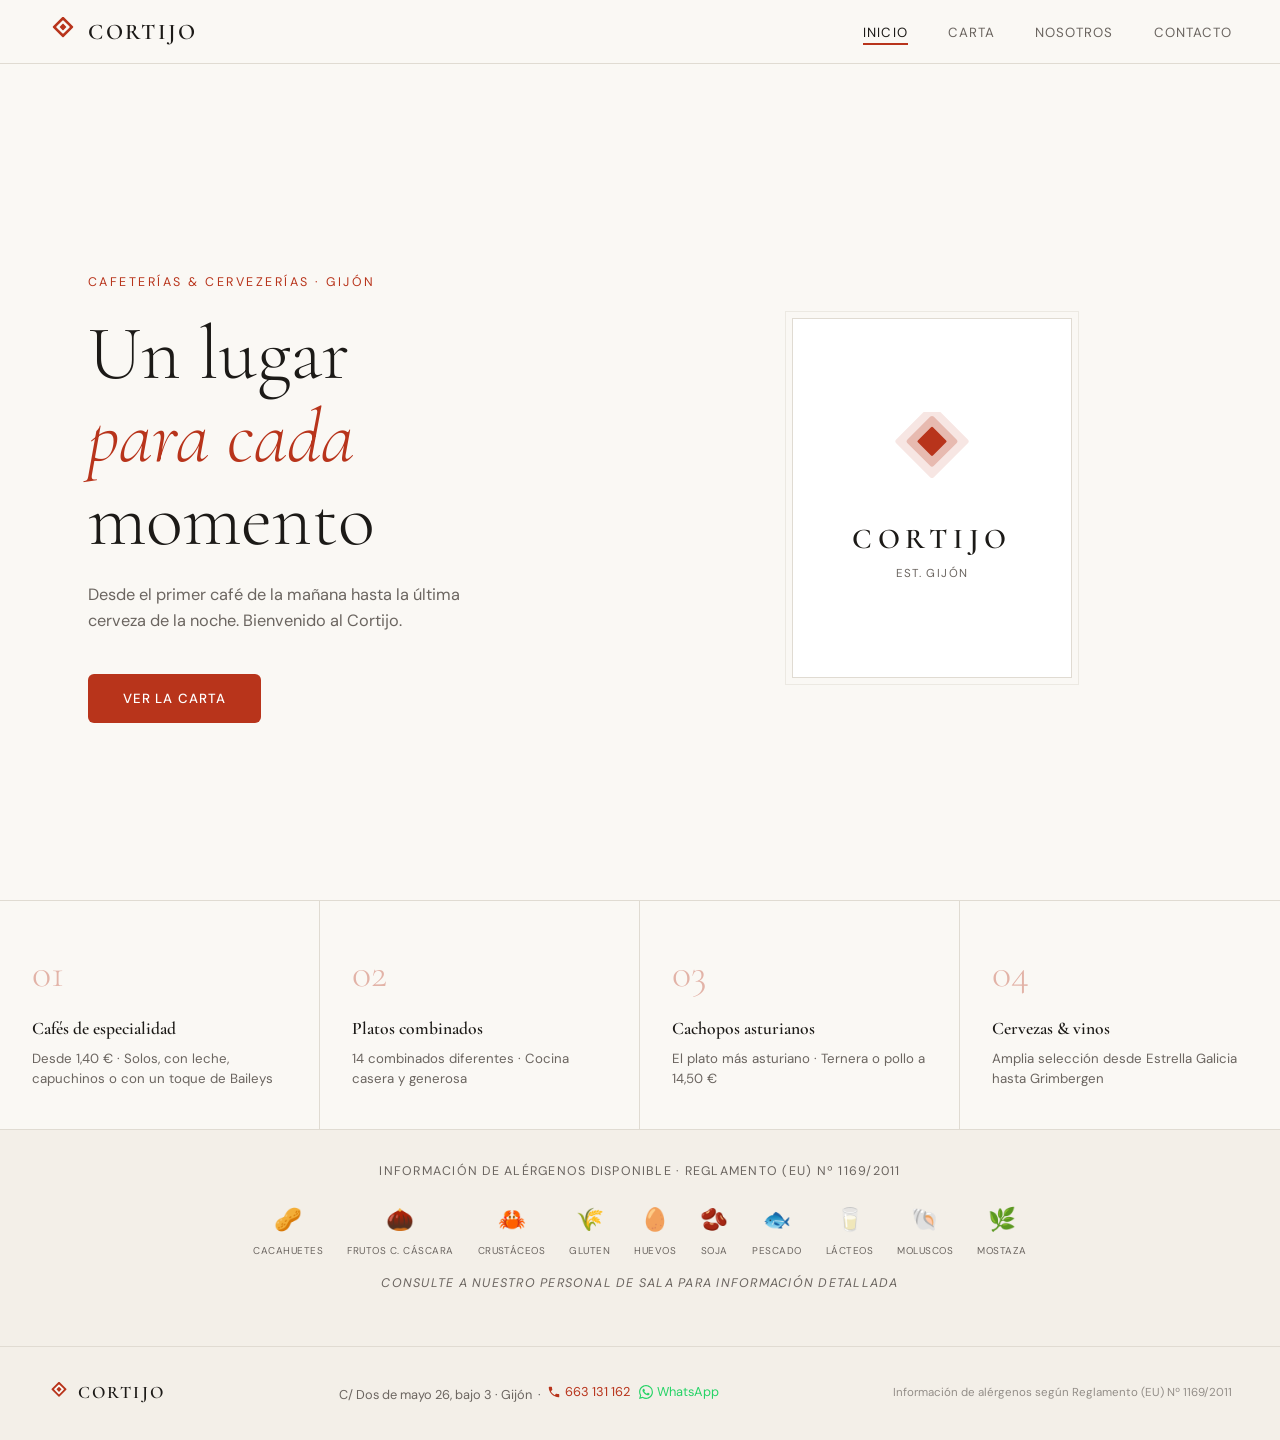
<file: index.html>
<!DOCTYPE html>
<html lang="es">
<head>
  <meta charset="UTF-8" />
  <meta name="viewport" content="width=device-width, initial-scale=1.0" />
  <title>Cortijo — Cafeterías & Cervezerías · Gijón</title>
  <meta name="description" content="Cortijo Cafeterías y Cervezerías en Gijón. Cafés, pinchos, bocadillos, cachopos y más. C/ Dos de mayo 26." />
  <link rel="preconnect" href="https://fonts.googleapis.com">
  <link href="https://fonts.googleapis.com/css2?family=Cormorant+Garamond:ital,wght@0,300;0,400;0,600;1,300;1,400&family=DM+Sans:wght@300;400;500&display=swap" rel="stylesheet">
  <link rel="stylesheet" href="styles.css" />
</head>
<body>

  <!-- NAV -->
  <nav id="navbar">
    <a href="index.html" class="nav-logo">
      <svg width="30" height="30" viewBox="0 0 60 60" fill="none">
        <rect x="15" y="5" width="30" height="30" rx="2" transform="rotate(45 30 20)" fill="#b8341b"/>
        <rect x="20" y="10" width="20" height="20" rx="2" transform="rotate(45 30 20)" fill="#faf8f4"/>
        <rect x="25" y="15" width="10" height="10" rx="1" transform="rotate(45 30 20)" fill="#b8341b"/>
      </svg>
      <span class="nav-brand">CORTIJO</span>
    </a>
    <ul class="nav-links">
      <li><a href="index.html" class="active">Inicio</a></li>
      <li><a href="carta.html">Carta</a></li>
      <li><a href="nosotros.html">Nosotros</a></li>
      <li><a href="contacto.html">Contacto</a></li>
    </ul>
    <button class="hamburger" id="hamburger" aria-label="Menú">
      <span></span><span></span><span></span>
    </button>
  </nav>

  <div class="mobile-menu" id="mobileMenu">
    <ul>
      <li><a href="index.html" class="active">Inicio</a></li>
      <li><a href="carta.html">Carta</a></li>
      <li><a href="nosotros.html">Nosotros</a></li>
      <li><a href="contacto.html">Contacto</a></li>
    </ul>
  </div>

  <main>
    <!-- HERO -->
    <section class="hero">
      <div class="hero-content">
        <p class="hero-sub reveal">Cafeterías &amp; Cervezerías · Gijón</p>
        <h1 class="hero-title reveal">
          <span>Un lugar</span>
          <em>para cada</em>
          <span>momento</span>
        </h1>
        <p class="hero-desc reveal">Desde el primer café de la mañana hasta la última cerveza de la noche. Bienvenido al Cortijo.</p>
        <a href="carta.html" class="btn reveal">Ver la carta</a>
      </div>
      <div class="hero-visual reveal">
        <div class="hero-card" id="heroCard">
          <div class="hero-card-inner">
            <svg width="80" height="80" viewBox="0 0 60 60" fill="none">
              <rect x="10" y="2" width="40" height="40" rx="2" transform="rotate(45 30 22)" fill="#b8341b" opacity="0.12"/>
              <rect x="16" y="8" width="28" height="28" rx="2" transform="rotate(45 30 22)" fill="#b8341b" opacity="0.25"/>
              <rect x="22" y="14" width="16" height="16" rx="1" transform="rotate(45 30 22)" fill="#b8341b"/>
            </svg>
            <p class="hero-card-name">CORTIJO</p>
            <p class="hero-card-sub">Est. Gijón</p>
          </div>
        </div>
      </div>
    </section>

    <!-- HIGHLIGHTS -->
    <div class="highlights">
      <div class="highlight reveal">
        <span class="highlight-num">01</span>
        <h3>Cafés de especialidad</h3>
        <p>Desde 1,40 € · Solos, con leche, capuchinos o con un toque de Baileys</p>
      </div>
      <div class="highlight reveal">
        <span class="highlight-num">02</span>
        <h3>Platos combinados</h3>
        <p>14 combinados diferentes · Cocina casera y generosa</p>
      </div>
      <div class="highlight reveal">
        <span class="highlight-num">03</span>
        <h3>Cachopos asturianos</h3>
        <p>El plato más asturiano · Ternera o pollo a 14,50 €</p>
      </div>
      <div class="highlight reveal">
        <span class="highlight-num">04</span>
        <h3>Cervezas &amp; vinos</h3>
        <p>Amplia selección desde Estrella Galicia hasta Grimbergen</p>
      </div>
    </div>

    <!-- ALLERGEN STRIP -->
    <div class="allergen-strip reveal">
      <p>Información de alérgenos disponible · Reglamento (EU) Nº 1169/2011</p>
      <div class="allergen-icons">
        <div class="allerg"><span>🥜</span><small>Cacahuetes</small></div>
        <div class="allerg"><span>🌰</span><small>Frutos c. cáscara</small></div>
        <div class="allerg"><span>🦀</span><small>Crustáceos</small></div>
        <div class="allerg"><span>🌾</span><small>Gluten</small></div>
        <div class="allerg"><span>🥚</span><small>Huevos</small></div>
        <div class="allerg"><span>🫘</span><small>Soja</small></div>
        <div class="allerg"><span>🐟</span><small>Pescado</small></div>
        <div class="allerg"><span>🥛</span><small>Lácteos</small></div>
        <div class="allerg"><span>🐚</span><small>Moluscos</small></div>
        <div class="allerg"><span>🌿</span><small>Mostaza</small></div>
      </div>
      <p class="allergen-note">Consulte a nuestro personal de sala para información detallada</p>
    </div>
  </main>

  <footer>
    <div class="footer-inner">
      <div class="footer-brand">
        <svg width="22" height="22" viewBox="0 0 60 60" fill="none">
          <rect x="15" y="5" width="30" height="30" rx="2" transform="rotate(45 30 20)" fill="#b8341b"/>
          <rect x="20" y="10" width="20" height="20" rx="2" transform="rotate(45 30 20)" fill="#faf8f4"/>
          <rect x="25" y="15" width="10" height="10" rx="1" transform="rotate(45 30 20)" fill="#b8341b"/>
        </svg>
        CORTIJO
      </div>
      <p class="footer-info">C/ Dos de mayo 26, bajo 3 · Gijón &nbsp;·&nbsp;
        <a href="tel:663131162" title="Llamar" style="display:inline-flex;align-items:center;gap:4px;color:#b8341b;">
          <svg width="14" height="14" viewBox="0 0 24 24" fill="currentColor"><path d="M6.6 10.8c1.4 2.8 3.8 5.1 6.6 6.6l2.2-2.2c.3-.3.7-.4 1-.2 1.1.4 2.3.6 3.6.6.6 0 1 .4 1 1V20c0 .6-.4 1-1 1C11 21 3 13 3 4c0-.6.4-1 1-1h3.5c.6 0 1 .4 1 1 0 1.3.2 2.5.6 3.6.1.3 0 .7-.2 1L6.6 10.8z"/></svg>
          663 131 162
        </a>
        &nbsp;
        <a href="https://wa.me/34663131162" target="_blank" title="WhatsApp" style="display:inline-flex;align-items:center;gap:4px;color:#25D366;">
          <svg width="14" height="14" viewBox="0 0 24 24" fill="currentColor"><path d="M17.472 14.382c-.297-.149-1.758-.867-2.03-.967-.273-.099-.471-.148-.67.15-.197.297-.767.966-.94 1.164-.173.199-.347.223-.644.075-.297-.15-1.255-.463-2.39-1.475-.883-.788-1.48-1.761-1.653-2.059-.173-.297-.018-.458.13-.606.134-.133.298-.347.446-.52.149-.174.198-.298.298-.497.099-.198.05-.371-.025-.52-.075-.149-.669-1.612-.916-2.207-.242-.579-.487-.5-.669-.51-.173-.008-.371-.01-.57-.01-.198 0-.52.074-.792.372-.272.297-1.04 1.016-1.04 2.479 0 1.462 1.065 2.875 1.213 3.074.149.198 2.096 3.2 5.077 4.487.709.306 1.262.489 1.694.625.712.227 1.36.195 1.871.118.571-.085 1.758-.719 2.006-1.413.248-.694.248-1.289.173-1.413-.074-.124-.272-.198-.57-.347m-5.421 7.403h-.004a9.87 9.87 0 01-5.031-1.378l-.361-.214-3.741.982.998-3.648-.235-.374a9.86 9.86 0 01-1.51-5.26c.001-5.45 4.436-9.884 9.888-9.884 2.64 0 5.122 1.03 6.988 2.898a9.825 9.825 0 012.893 6.994c-.003 5.45-4.437 9.884-9.885 9.884m8.413-18.297A11.815 11.815 0 0012.05 0C5.495 0 .16 5.335.157 11.892c0 2.096.547 4.142 1.588 5.945L.057 24l6.305-1.654a11.882 11.882 0 005.683 1.448h.005c6.554 0 11.89-5.335 11.893-11.893a11.821 11.821 0 00-3.48-8.413z"/></svg>
          WhatsApp
        </a></p>
      <p class="footer-legal">Información de alérgenos según Reglamento (EU) Nº 1169/2011</p>
    </div>
  </footer>

  <script src="nav.js"></script>
  <script>
    /* Parallax hero card */
    var card = document.getElementById('heroCard');
    if (card) {
      document.addEventListener('mousemove', function(e) {
        var dx = (e.clientX - window.innerWidth  / 2) / (window.innerWidth  / 2);
        var dy = (e.clientY - window.innerHeight / 2) / (window.innerHeight / 2);
        card.style.transform = 'perspective(800px) rotateY(' + (dx*6) + 'deg) rotateX(' + (-dy*4) + 'deg) translateY(-2px)';
      });
      card.addEventListener('mouseleave', function() {
        card.style.transition = 'transform 0.8s ease';
        card.style.transform  = '';
        setTimeout(function() { card.style.transition = ''; }, 800);
      });
    }
  </script>
</body>
</html>
</file>
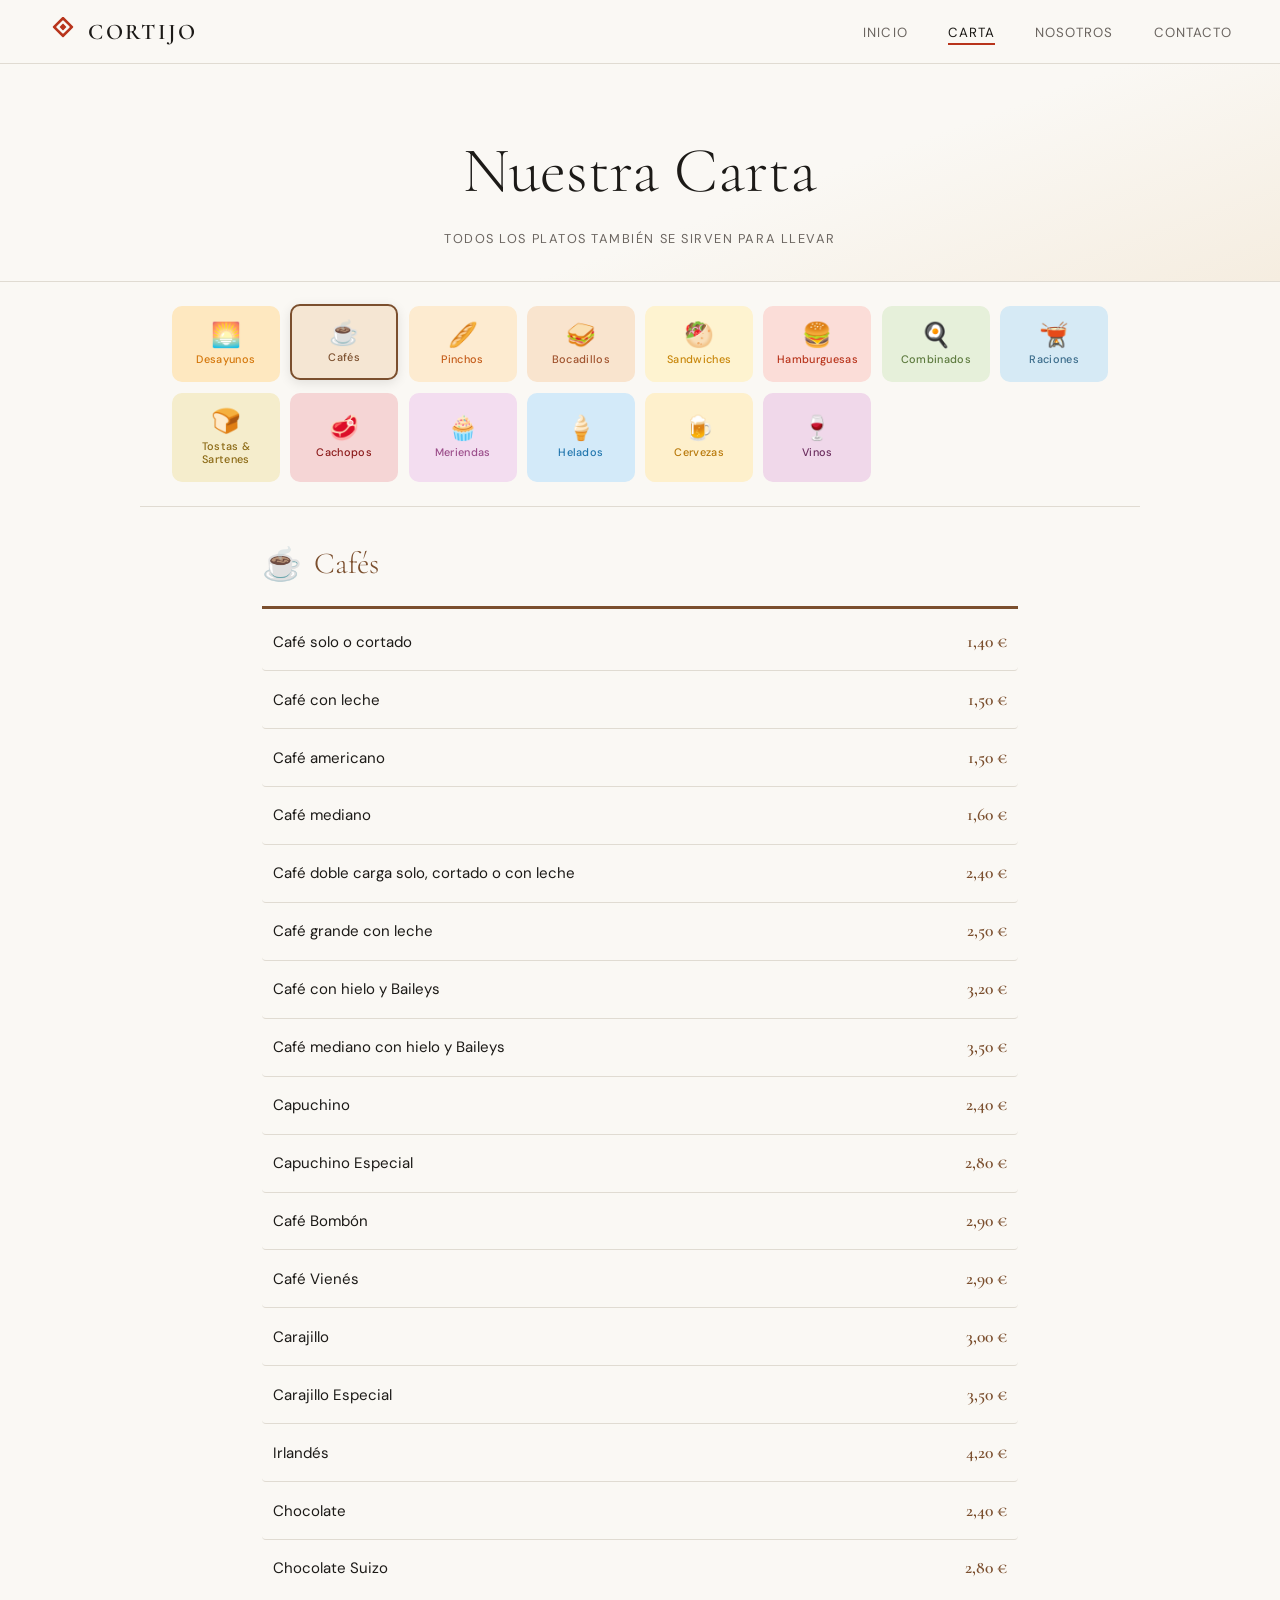
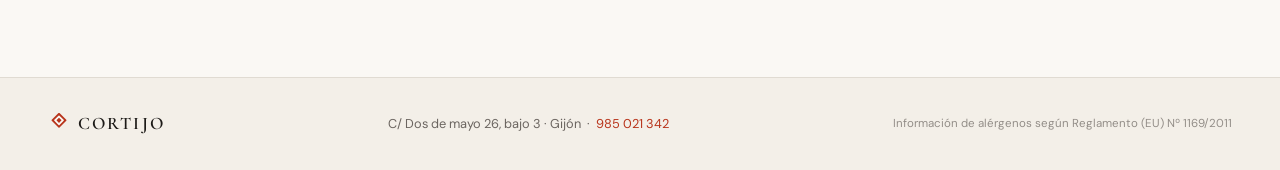
<file: carta.html>
<!DOCTYPE html>
<html lang="es">
<head>
  <meta charset="UTF-8" />
  <meta name="viewport" content="width=device-width, initial-scale=1.0" />
  <title>Carta — Cortijo Cafeterías & Cervezerías</title>
  <meta name="description" content="Carta completa de Cortijo Gijón: cafés, pinchos, bocadillos, cachopos, cervezas y vinos." />
  <link rel="preconnect" href="https://fonts.googleapis.com">
  <link href="https://fonts.googleapis.com/css2?family=Cormorant+Garamond:ital,wght@0,300;0,400;0,600;1,300;1,400&family=DM+Sans:wght@300;400;500&display=swap" rel="stylesheet">
  <link rel="stylesheet" href="styles.css" />
</head>
<body>

  <nav id="navbar">
    <a href="index.html" class="nav-logo">
      <svg width="30" height="30" viewBox="0 0 60 60" fill="none">
        <rect x="15" y="5" width="30" height="30" rx="2" transform="rotate(45 30 20)" fill="#b8341b"/>
        <rect x="20" y="10" width="20" height="20" rx="2" transform="rotate(45 30 20)" fill="#faf8f4"/>
        <rect x="25" y="15" width="10" height="10" rx="1" transform="rotate(45 30 20)" fill="#b8341b"/>
      </svg>
      <span class="nav-brand">CORTIJO</span>
    </a>
    <ul class="nav-links">
      <li><a href="index.html">Inicio</a></li>
      <li><a href="carta.html" class="active">Carta</a></li>
      <li><a href="nosotros.html">Nosotros</a></li>
      <li><a href="contacto.html">Contacto</a></li>
    </ul>
    <button class="hamburger" id="hamburger" aria-label="Menú">
      <span></span><span></span><span></span>
    </button>
  </nav>

  <div class="mobile-menu" id="mobileMenu">
    <ul>
      <li><a href="index.html">Inicio</a></li>
      <li><a href="carta.html" class="active">Carta</a></li>
      <li><a href="nosotros.html">Nosotros</a></li>
      <li><a href="contacto.html">Contacto</a></li>
    </ul>
  </div>

  <main>
    <div class="carta-hero">
      <h1>Nuestra Carta</h1>
      <p>Todos los platos también se sirven para llevar</p>
    </div>

    <!-- CATEGORÍAS -->
    <div class="cat-grid">
      <button class="cat-card" data-cat="desayunos"   style="--cc:#D4760A;--cl:#FEE8C0"><span class="cat-emoji">🌅</span><span class="cat-label">Desayunos</span></button>
      <button class="cat-card" data-cat="cafes"        style="--cc:#7B4F2E;--cl:#F5E6D3"><span class="cat-emoji">☕</span><span class="cat-label">Cafés</span></button>
      <button class="cat-card" data-cat="pinchos"      style="--cc:#C45C1A;--cl:#FDEBD0"><span class="cat-emoji">🥖</span><span class="cat-label">Pinchos</span></button>
      <button class="cat-card" data-cat="bocadillos"   style="--cc:#A0522D;--cl:#F9E4CE"><span class="cat-emoji">🥪</span><span class="cat-label">Bocadillos</span></button>
      <button class="cat-card" data-cat="sandwiches"   style="--cc:#C8860A;--cl:#FEF3D0"><span class="cat-emoji">🥙</span><span class="cat-label">Sandwiches</span></button>
      <button class="cat-card" data-cat="hamburguesas" style="--cc:#B8341B;--cl:#FBDDD8"><span class="cat-emoji">🍔</span><span class="cat-label">Hamburguesas</span></button>
      <button class="cat-card" data-cat="combinados"   style="--cc:#5D7A3E;--cl:#E6F0DA"><span class="cat-emoji">🍳</span><span class="cat-label">Combinados</span></button>
      <button class="cat-card" data-cat="raciones"     style="--cc:#3A6B8A;--cl:#D6EAF5"><span class="cat-emoji">🫕</span><span class="cat-label">Raciones</span></button>
      <button class="cat-card" data-cat="tostas"       style="--cc:#8B6914;--cl:#F5EDCC"><span class="cat-emoji">🍞</span><span class="cat-label">Tostas &amp; Sartenes</span></button>
      <button class="cat-card" data-cat="cachopos"     style="--cc:#8B1A1A;--cl:#F5D5D5"><span class="cat-emoji">🥩</span><span class="cat-label">Cachopos</span></button>
      <button class="cat-card" data-cat="meriendas"    style="--cc:#9B4D8A;--cl:#F3DDF0"><span class="cat-emoji">🧁</span><span class="cat-label">Meriendas</span></button>
      <button class="cat-card" data-cat="helados"      style="--cc:#2176AE;--cl:#D3EAF9"><span class="cat-emoji">🍦</span><span class="cat-label">Helados</span></button>
      <button class="cat-card" data-cat="cervezas"     style="--cc:#B8780A;--cl:#FEF0CC"><span class="cat-emoji">🍺</span><span class="cat-label">Cervezas</span></button>
      <button class="cat-card" data-cat="vinos"        style="--cc:#6B2D5E;--cl:#F0D8EA"><span class="cat-emoji">🍷</span><span class="cat-label">Vinos</span></button>
    </div>

    <div class="menu-wrap">

      <div class="menu-grid" id="cat-desayunos" data-color="#D4760A">
      <div class="menu-panel-header"><span class="menu-panel-emoji">🌅</span><h2 class="menu-panel-title">Desayunos</h2></div>
      <div class="menu-note">Se sirven de 7:00 h. a 12:00 h. · Los desayunos son personales y para servirse en el establecimiento</div>

      <div class="subsection-block sub-desayunos"><span class="sub-emoji">☀️</span><span class="sub-title">Desayunos</span></div>
      <div class="menu-item"><span class="item-name">Café + Donuts <em class="allerg-tag">🥚🥛🌾</em></span><span class="item-price">2,80 €</span></div>
      <div class="menu-item"><span class="item-name">Café + tostada de molde <em class="allerg-tag">🥚🥛🌾</em></span><span class="item-price">2,70 €</span></div>
      <div class="menu-item"><span class="item-name">Café + Pincho o bollería <em class="allerg-tag">🥚🥛🌾</em></span><span class="item-price">3,20 €</span></div>
      <div class="menu-item"><span class="item-name">Café + Bizcocho <em class="allerg-tag">🥚🥛🌾</em></span><span class="item-price">3,20 €</span></div>
      <div class="menu-item"><span class="item-name">Café + Bollería plancha o pan tostado <em class="allerg-tag">🌾</em></span><span class="item-price">3,20 €</span></div>
      <div class="menu-item"><span class="item-name">Café + Cruasán mixto <em class="allerg-tag">🥚🥛🌾</em></span><span class="item-price">3,40 €</span></div>
      <div class="menu-item"><span class="item-name">Café + Tortilla vegetal <em class="allerg-tag">🥚🥛🌾</em></span><span class="item-price">3,60 €</span></div>
      <div class="menu-item"><span class="item-name">Café + Cruasán mixto vegetal <em class="allerg-tag">🥚🥛🌾</em></span><span class="item-price">3,60 €</span></div>
      <div class="menu-item"><span class="item-name">Café + Sandwich mixto <em class="allerg-tag">🥚🥛🌾</em></span><span class="item-price">3,80 €</span></div>
      <div class="menu-item"><span class="item-name">Café + Pan tostado con tomate, aceite y jamón serrano <em class="allerg-tag">🌾</em></span><span class="item-price">3,90 €</span></div>
      <div class="menu-item"><span class="item-name">Café + Pan tostado con huevos revueltos y jamón serrano <em class="allerg-tag">🥚🌾</em></span><span class="item-price">4,80 €</span></div>
      <div class="menu-item"><span class="item-name">Café + Bacon o jamón serrano con dos huevos fritos y pan <em class="allerg-tag">🥚🌾</em></span><span class="item-price">5,10 €</span></div>
      <div class="menu-item"><span class="item-name">Café + Zumo de naranja natural</span><span class="item-price">3,90 €</span></div>
      <div class="menu-item"><span class="item-name">Café + Cruasán mixto + Zumo de naranja natural <em class="allerg-tag">🥚🥛🌾</em></span><span class="item-price">4,80 €</span></div>
      <div class="menu-item"><span class="item-name">Café + Sandwich mixto + Zumo de naranja natural <em class="allerg-tag">🥚🥛🌾</em></span><span class="item-price">4,60 €</span></div>
      <div class="menu-item"><span class="item-name">Café grande + Pincho o bollería + Zumo de naranja natural <em class="allerg-tag">🥚🥛🌾</em></span><span class="item-price">5,00 €</span></div>
      <div class="menu-item"><span class="item-name">Infusión especial + Pincho o bollería + Zumo de naranja natural <em class="allerg-tag">🥚🥛🌾</em></span><span class="item-price">5,00 €</span></div>
      <div class="menu-item"><span class="item-name">Cola Cao + Pincho o bollería + Zumo de naranja natural <em class="allerg-tag">🥚🥛🌾</em></span><span class="item-price">3,80 €</span></div>
      <div class="menu-item"><span class="item-name">Cola Cao + Bollería plancha + Zumo de naranja natural <em class="allerg-tag">🥚🥛🌾</em></span><span class="item-price">4,60 €</span></div>
      <div class="menu-item"><span class="item-name">Refresco o zumos de bote + Pincho o bollería <em class="allerg-tag">🥚🥛🌾</em></span><span class="item-price">3,40 €</span></div>
      <div class="menu-item"><span class="item-name">Refresco o zumo de bote + pincho <em class="allerg-tag">🥚🥛🌾</em></span><span class="item-price">3,80 €</span></div>

      <div class="subsection-block sub-bolleria"><span class="sub-emoji">🥐</span><span class="sub-title">Bollería</span></div>
      <div class="menu-item"><span class="item-name">Tostada de molde <em class="allerg-tag">🥚🥛🌾</em></span><span class="item-price">1,80 €</span></div>
      <div class="menu-item"><span class="item-name">Donuts <em class="allerg-tag">🥚🥛🌾</em></span><span class="item-price">1,60 €</span></div>
      <div class="menu-item"><span class="item-name">Cruasán o mugí o bizcocho <em class="allerg-tag">🥚🥛🌾</em></span><span class="item-price">2,00 €</span></div>
      <div class="menu-item"><span class="item-name">Cruasán plancha o pan tostado <em class="allerg-tag">🥚🥛🌾</em></span><span class="item-price">2,40 €</span></div>
      <div class="menu-item"><span class="item-name">Pan tostado + aceite y tomate <em class="allerg-tag">🌾</em></span><span class="item-price">2,80 €</span></div>
      <div class="menu-item"><span class="item-name">Pan tostado + tomate + jamón serrano <em class="allerg-tag">🌾</em></span><span class="item-price">2,80 €</span></div>
      <div class="menu-item"><span class="item-name">Pan tostado + huevos fritos y pan <em class="allerg-tag">🥚🌾</em></span><span class="item-price">2,80 €</span></div>
      <div class="menu-item"><span class="item-name">Pan tostado + tomate + huevos revueltos <em class="allerg-tag">🥚🌾</em></span><span class="item-price">3,80 €</span></div>
      <div class="menu-item"><span class="item-name">Pan tostado + tomate + jamón serrano + huevos revueltos <em class="allerg-tag">🥚🌾</em></span><span class="item-price">3,80 €</span></div>
      <div class="menu-item"><span class="item-name">Bacon o jamón serrano con huevos fritos y pan <em class="allerg-tag">🥚🌾</em></span><span class="item-price">4,00 €</span></div>

      <div class="subsection-block sub-pinchos"><span class="sub-emoji">🥖</span><span class="sub-title">Pinchos</span></div>
      <div class="menu-item"><span class="item-name">Pollo o lomo con lechuga y mayonesa <em class="allerg-tag">🥚🌾</em></span><span class="item-price">2,00 €</span></div>
      <div class="menu-item"><span class="item-name">Pollo o lomo o bacon con queso <em class="allerg-tag">🥚🥛🌾</em></span><span class="item-price">2,00 €</span></div>
      <div class="menu-item"><span class="item-name">Bacon o fiambre de lomo con huevo <em class="allerg-tag">🥚🌾</em></span><span class="item-price">2,00 €</span></div>
      <div class="menu-item"><span class="item-name">Francesa de chorizo, jamón serrano o bonito <em class="allerg-tag">🥚🌾</em></span><span class="item-price">2,10 €</span></div>
      <div class="menu-item"><span class="item-name">Cruasán mixto <em class="allerg-tag">🥚🥛🌾</em></span><span class="item-price">2,30 €</span></div>
      <div class="menu-item"><span class="item-name">Cruasán mixto vegetal <em class="allerg-tag">🥚🥛🌾</em></span><span class="item-price">2,60 €</span></div>
      <div class="menu-item"><span class="item-name">Tortilla de patata <em class="allerg-tag">🥚</em></span><span class="item-price">2,00 €</span></div>
      <div class="menu-item"><span class="item-name">Tortilla de patata vegetal con jamón york, queso y mayonesa <em class="allerg-tag">🥚🥛🌾</em></span><span class="item-price">2,80 €</span></div>
      <div class="menu-item"><span class="item-name">Ternera rebosada con pimientos <em class="allerg-tag">🥚🌾</em></span><span class="item-price">2,20 €</span></div>
      <div class="menu-item"><span class="item-name">Ternera guisada <em class="allerg-tag">🌾</em></span><span class="item-price">2,50 €</span></div>
      <div class="menu-item"><span class="item-name">Filete de pollo o lomo a la plancha <em class="allerg-tag">🥚</em></span><span class="item-price">2,30 €</span></div>

      <div class="subsection-block sub-bocadillos"><span class="sub-emoji">🥪</span><span class="sub-title">Bocadillos</span></div>
      <div class="menu-item"><span class="item-name">Pollo con lechuga, tomate y mayonesa <em class="allerg-tag">🥚</em></span><span class="item-price">4,00 €</span></div>
      <div class="menu-item"><span class="item-name">Pollo con queso <em class="allerg-tag">🥚🥛</em></span><span class="item-price">4,00 €</span></div>
      <div class="menu-item"><span class="item-name">Pollo con queso, lechuga, tomate y mayonesa <em class="allerg-tag">🥚🥛</em></span><span class="item-price">4,00 €</span></div>
      <div class="menu-item"><span class="item-name">Lomo con lechuga, tomate y mayonesa <em class="allerg-tag">🥚</em></span><span class="item-price">4,00 €</span></div>
      <div class="menu-item"><span class="item-name">Lomo con queso <em class="allerg-tag">🥚🥛</em></span><span class="item-price">4,00 €</span></div>
      <div class="menu-item"><span class="item-name">Lomo con queso, lechuga, tomate y mayonesa <em class="allerg-tag">🥚🥛</em></span><span class="item-price">4,20 €</span></div>
      <div class="menu-item"><span class="item-name">Bacon con queso <em class="allerg-tag">🥚🥛</em></span><span class="item-price">4,00 €</span></div>
      <div class="menu-item"><span class="item-name">Bacon con huevos <em class="allerg-tag">🥚🌾</em></span><span class="item-price">4,00 €</span></div>
      <div class="menu-item"><span class="item-name">Francesa con chorizo o jamón <em class="allerg-tag">🥚🌾</em></span><span class="item-price">4,00 €</span></div>
      <div class="menu-item"><span class="item-name">Francesa con bonito <em class="allerg-tag">🥚🌾</em></span><span class="item-price">4,00 €</span></div>
      <div class="menu-item"><span class="item-name">Tortilla de patata española <em class="allerg-tag">🥚🌾</em></span><span class="item-price">4,00 €</span></div>
      <div class="menu-item"><span class="item-name">Jamón serrano <em class="allerg-tag">🌾</em></span><span class="item-price">4,00 €</span></div>
      <div class="menu-item"><span class="item-name">Bonito con lechuga, tomate y mayonesa <em class="allerg-tag">🐟🥚🌾</em></span><span class="item-price">4,00 €</span></div>
      <div class="menu-item"><span class="item-name">Pepito de ternera <em class="allerg-tag">🌾</em></span><span class="item-price">4,60 €</span></div>
      <div class="menu-item"><span class="item-name">Ternera guisada <em class="allerg-tag">🌾</em></span><span class="item-price">4,80 €</span></div>

      <div class="subsection-block sub-sandwiches"><span class="sub-emoji">🥙</span><span class="sub-title">Sandwiches</span></div>
      <div class="menu-item"><span class="item-name">Sandwich Nº1 · Mixto — Jamón york y queso <em class="allerg-tag">🥚🌾🥛</em></span><span class="item-price">2,70 €</span></div>
      <div class="menu-item"><span class="item-name">Sandwich Nº2 · Mixto con huevo <em class="allerg-tag">🥚🌾🥛</em></span><span class="item-price">3,10 €</span></div>
      <div class="menu-item"><span class="item-name">Sandwich Nº3 · Mixto vegetal — Lechuga, tomate, jamón york, queso <em class="allerg-tag">🥚🌾🥛</em></span><span class="item-price">4,00 €</span></div>
      <div class="menu-item"><span class="item-name">Sandwich Nº4 · Vegetal con bonito — Lechuga, tomate, huevo cocido, bonito y mayonesa <em class="allerg-tag">🐟🥚🌾</em></span><span class="item-price">4,00 €</span></div>
      <div class="menu-item"><span class="item-name">Sandwich Nº5 · Lomo con queso <em class="allerg-tag">🥚🌾</em></span><span class="item-price">3,80 €</span></div>
      <div class="menu-item"><span class="item-name">Sandwich Nº6 · Vegetal de pollo — Lechuga, tomate, pechuga a la plancha, queso y mayonesa <em class="allerg-tag">🥚🌾🥛</em></span><span class="item-price">4,30 €</span></div>
      <div class="menu-item featured"><span class="item-name">Sandwich Nº7 · Combinado — Mixto con huevo frito, patatas y ensalada <em class="allerg-tag">🥚🌾🥛</em></span><span class="item-price">7,00 €</span></div>

      <div class="subsection-block sub-llevar"><span class="sub-emoji">🛍️</span><span class="sub-title">Para llevar</span></div>
      <div class="menu-item"><span class="item-name">Café + Pincho o bollería <em class="allerg-tag">🥚🥛🌾</em></span><span class="item-price">3,40 €</span></div>
      <div class="menu-item"><span class="item-name">Café + Pincho + bollería <em class="allerg-tag">🥚🥛🌾</em></span><span class="item-price">4,20 €</span></div>
    </div>

    <div class="menu-grid" id="cat-cafes" data-color="#7B4F2E">
        <div class="menu-panel-header"><span class="menu-panel-emoji">☕</span><h2 class="menu-panel-title">Cafés</h2></div>
        <div class="menu-item"><span class="item-name">Café solo o cortado</span><span class="item-price">1,40 €</span></div>
        <div class="menu-item"><span class="item-name">Café con leche</span><span class="item-price">1,50 €</span></div>
        <div class="menu-item"><span class="item-name">Café americano</span><span class="item-price">1,50 €</span></div>
        <div class="menu-item"><span class="item-name">Café mediano</span><span class="item-price">1,60 €</span></div>
        <div class="menu-item"><span class="item-name">Café doble carga solo, cortado o con leche</span><span class="item-price">2,40 €</span></div>
        <div class="menu-item"><span class="item-name">Café grande con leche</span><span class="item-price">2,50 €</span></div>
        <div class="menu-item"><span class="item-name">Café con hielo y Baileys</span><span class="item-price">3,20 €</span></div>
        <div class="menu-item"><span class="item-name">Café mediano con hielo y Baileys</span><span class="item-price">3,50 €</span></div>
        <div class="menu-item"><span class="item-name">Capuchino</span><span class="item-price">2,40 €</span></div>
        <div class="menu-item"><span class="item-name">Capuchino Especial</span><span class="item-price">2,80 €</span></div>
        <div class="menu-item"><span class="item-name">Café Bombón</span><span class="item-price">2,90 €</span></div>
        <div class="menu-item"><span class="item-name">Café Vienés</span><span class="item-price">2,90 €</span></div>
        <div class="menu-item"><span class="item-name">Carajillo</span><span class="item-price">3,00 €</span></div>
        <div class="menu-item"><span class="item-name">Carajillo Especial</span><span class="item-price">3,50 €</span></div>
        <div class="menu-item"><span class="item-name">Irlandés</span><span class="item-price">4,20 €</span></div>
        <div class="menu-item"><span class="item-name">Chocolate</span><span class="item-price">2,40 €</span></div>
        <div class="menu-item"><span class="item-name">Chocolate Suizo</span><span class="item-price">2,80 €</span></div>
      </div>

      <div class="menu-grid" id="cat-pinchos" data-color="#C45C1A">
        <div class="menu-panel-header"><span class="menu-panel-emoji">🥖</span><h2 class="menu-panel-title">Pinchos</h2></div>
        <div class="menu-item"><span class="item-name">Pollo o lomo con lechuga y mayonesa <em class="allerg-tag">🥚🌾</em></span><span class="item-price">2,00 €</span></div>
        <div class="menu-item"><span class="item-name">Pollo, lomo o bacon con queso <em class="allerg-tag">🥚🥛🌾</em></span><span class="item-price">2,00 €</span></div>
        <div class="menu-item"><span class="item-name">Bacon o fiambre de lomo con huevo <em class="allerg-tag">🥚🌾</em></span><span class="item-price">2,00 €</span></div>
        <div class="menu-item"><span class="item-name">Francesa de chorizo, jamón serrano o bonito <em class="allerg-tag">🥚🌾</em></span><span class="item-price">2,20 €</span></div>
        <div class="menu-item"><span class="item-name">Tortilla de patata <em class="allerg-tag">🥚</em></span><span class="item-price">2,00 €</span></div>
        <div class="menu-item"><span class="item-name">Tortilla de patata vegetal con jamón york, queso y mayonesa <em class="allerg-tag">🥚🥛</em></span><span class="item-price">2,80 €</span></div>
        <div class="menu-item"><span class="item-name">Ternera rebosada con pimientos <em class="allerg-tag">🥚🌾</em></span><span class="item-price">2,20 €</span></div>
        <div class="menu-item"><span class="item-name">Filete de pollo a la plancha <em class="allerg-tag">🥚</em></span><span class="item-price">2,40 €</span></div>
        <div class="menu-item"><span class="item-name">Carne guisada <em class="allerg-tag">🌾</em></span><span class="item-price">2,50 €</span></div>
      </div>

      <div class="menu-grid" id="cat-bocadillos" data-color="#A0522D">
        <div class="menu-panel-header"><span class="menu-panel-emoji">🥪</span><h2 class="menu-panel-title">Bocadillos</h2></div>
        <div class="menu-item"><span class="item-name">Pollo con lechuga, tomate y mayonesa <em class="allerg-tag">🥚</em></span><span class="item-price">4,00 €</span></div>
        <div class="menu-item"><span class="item-name">Pollo con queso <em class="allerg-tag">🥚🥛</em></span><span class="item-price">4,00 €</span></div>
        <div class="menu-item"><span class="item-name">Pollo con queso, lechuga, tomate y mayonesa <em class="allerg-tag">🥚🥛</em></span><span class="item-price">4,30 €</span></div>
        <div class="menu-item"><span class="item-name">Lomo con lechuga, tomate y mayonesa <em class="allerg-tag">🥚</em></span><span class="item-price">4,00 €</span></div>
        <div class="menu-item"><span class="item-name">Lomo con queso <em class="allerg-tag">🥚🥛</em></span><span class="item-price">4,00 €</span></div>
        <div class="menu-item"><span class="item-name">Lomo con queso, lechuga, tomate y mayonesa <em class="allerg-tag">🥚🥛</em></span><span class="item-price">4,30 €</span></div>
        <div class="menu-item"><span class="item-name">Bacon con queso <em class="allerg-tag">🥚🥛</em></span><span class="item-price">4,00 €</span></div>
        <div class="menu-item"><span class="item-name">Bacon con huevos <em class="allerg-tag">🥚🌾</em></span><span class="item-price">4,00 €</span></div>
        <div class="menu-item"><span class="item-name">Francesa con chorizo o jamón <em class="allerg-tag">🥚🌾</em></span><span class="item-price">4,00 €</span></div>
        <div class="menu-item"><span class="item-name">Francesa con bonito <em class="allerg-tag">🥚🌾</em></span><span class="item-price">4,00 €</span></div>
        <div class="menu-item"><span class="item-name">Tortilla de patata española <em class="allerg-tag">🥚🌾</em></span><span class="item-price">4,00 €</span></div>
        <div class="menu-item"><span class="item-name">Jamón serrano <em class="allerg-tag">🌾</em></span><span class="item-price">4,00 €</span></div>
        <div class="menu-item"><span class="item-name">Bonito con lechuga, tomate y mayonesa <em class="allerg-tag">🐟🥚🌾</em></span><span class="item-price">4,00 €</span></div>
        <div class="menu-item"><span class="item-name">Pepito de ternera <em class="allerg-tag">🌾</em></span><span class="item-price">4,50 €</span></div>
      </div>

      <div class="menu-grid" id="cat-sandwiches" data-color="#C8860A">
        <div class="menu-panel-header"><span class="menu-panel-emoji">🥙</span><h2 class="menu-panel-title">Sandwiches</h2></div>
        <div class="menu-item"><span class="item-name">Nº1 · Mixto — Jamón York y queso <em class="allerg-tag">🥚🌾🥛</em></span><span class="item-price">2,80 €</span></div>
        <div class="menu-item"><span class="item-name">Nº2 · Mixto con huevo <em class="allerg-tag">🥚🌾🥛</em></span><span class="item-price">3,20 €</span></div>
        <div class="menu-item"><span class="item-name">Nº3 · Mixto vegetal — Lechuga, tomate, jamón york, queso, huevo frito y mayonesa <em class="allerg-tag">🥚🌾🥛</em></span><span class="item-price">4,00 €</span></div>
        <div class="menu-item"><span class="item-name">Nº4 · Vegetal con bonito — Lechuga, tomate, huevo cocido, bonito y mayonesa <em class="allerg-tag">🐟🥚🌾</em></span><span class="item-price">4,00 €</span></div>
        <div class="menu-item"><span class="item-name">Nº5 · Lomo con queso <em class="allerg-tag">🥚🌾</em></span><span class="item-price">3,80 €</span></div>
        <div class="menu-item"><span class="item-name">Nº6 · Vegetal de pollo — Lechuga, tomate, pechuga a la plancha, queso y mayonesa <em class="allerg-tag">🥚🌾🥛</em></span><span class="item-price">4,30 €</span></div>
        <div class="menu-item featured"><span class="item-name">Nº7 · Combinado — Mixto con huevo frito, patatas y ensalada <em class="allerg-tag">🥚🌾🥛</em></span><span class="item-price">7,20 €</span></div>
      </div>

      <div class="menu-grid" id="cat-hamburguesas" data-color="#B8341B">
        <div class="menu-panel-header"><span class="menu-panel-emoji">🍔</span><h2 class="menu-panel-title">Hamburguesas</h2></div>
        <div class="menu-item"><span class="item-name">De ternera — Tomate, queso chédar y cebolla caramelizada <em class="allerg-tag">🥚🥛</em></span><span class="item-price">6,00 €</span></div>
        <div class="menu-item featured"><span class="item-name">De ternera + patatas fritas <em class="allerg-tag">🥚🥛</em></span><span class="item-price">8,20 €</span></div>
        <div class="menu-item"><span class="item-name">De pollo — Lechuga, tomate, queso chédar, bacon y cebolla caramelizada <em class="allerg-tag">🥚🥛</em></span><span class="item-price">6,00 €</span></div>
        <div class="menu-item featured"><span class="item-name">De pollo + patatas fritas <em class="allerg-tag">🥚🥛</em></span><span class="item-price">8,20 €</span></div>
      </div>

      <div class="menu-grid" id="cat-combinados" data-color="#5D7A3E">
        <div class="menu-panel-header"><span class="menu-panel-emoji">🍳</span><h2 class="menu-panel-title">Platos Combinados</h2></div>
        <div class="menu-item"><span class="item-name">Nº1 · Criollo, patatas y dos huevos fritos <em class="allerg-tag">🥚</em></span><span class="item-price">7,50 €</span></div>
        <div class="menu-item"><span class="item-name">Nº2 · Chorizo, patatas y dos huevos fritos <em class="allerg-tag">🥚</em></span><span class="item-price">7,50 €</span></div>
        <div class="menu-item"><span class="item-name">Nº3 · Bacon, patatas y dos huevos fritos <em class="allerg-tag">🥚</em></span><span class="item-price">7,50 €</span></div>
        <div class="menu-item"><span class="item-name">Nº4 · Jamón serrano, patatas y dos huevos fritos <em class="allerg-tag">🥚</em></span><span class="item-price">7,50 €</span></div>
        <div class="menu-item"><span class="item-name">Nº5 · San Jacobo, patatas y dos huevos fritos <em class="allerg-tag">🥚🥛</em></span><span class="item-price">8,20 €</span></div>
        <div class="menu-item"><span class="item-name">Nº6 · Francesa con jamón york, salchichas frankfurt y patatas fritas <em class="allerg-tag">🥚🥛🌾</em></span><span class="item-price">7,80 €</span></div>
        <div class="menu-item"><span class="item-name">Nº7 · Tortilla de patata + ensalada mixta <em class="allerg-tag">🥚</em></span><span class="item-price">8,00 €</span></div>
        <div class="menu-item"><span class="item-name">Nº8 · Lomo a la plancha, patatas fritas, huevo y ensalada <em class="allerg-tag">🥚</em></span><span class="item-price">9,00 €</span></div>
        <div class="menu-item"><span class="item-name">Nº9 · Pechuga de pollo a la plancha, patatas y ensalada</span><span class="item-price">9,00 €</span></div>
        <div class="menu-item"><span class="item-name">Nº10 · Escalope de pollo, patatas fritas y ensalada de tomate <em class="allerg-tag">🥚🌾</em></span><span class="item-price">9,30 €</span></div>
        <div class="menu-item"><span class="item-name">Nº11 · Filete de ternera a la plancha, ensalada, huevo y patatas fritas <em class="allerg-tag">🥚</em></span><span class="item-price">10,50 €</span></div>
        <div class="menu-item"><span class="item-name">Nº12 · Escalope de ternera, patatas fritas y croquetas <em class="allerg-tag">🥚🥛</em></span><span class="item-price">10,50 €</span></div>
        <div class="menu-item featured"><span class="item-name">Nº13 · Escalopines de ternera con salsa de queso azul y patatas fritas <em class="allerg-tag">🥚🥛</em></span><span class="item-price">12,00 €</span></div>
        <div class="menu-item"><span class="item-name">Nº14 · Revuelto de champiñones con patatas fritas <em class="allerg-tag">🥚</em></span><span class="item-price">9,50 €</span></div>
        <div class="menu-item note-item"><span class="item-name">Ración de pan</span><span class="item-price">0,60 €</span></div>
      </div>

      <div class="menu-grid" id="cat-raciones" data-color="#3A6B8A">
        <div class="menu-panel-header"><span class="menu-panel-emoji">🫕</span><h2 class="menu-panel-title">Raciones</h2></div>
        <div class="menu-item"><span class="item-name">Ensalada normal LTC</span><span class="item-price">5,00 €</span></div>
        <div class="menu-item"><span class="item-name">Ensalada mixta <em class="allerg-tag">🥚🌾</em></span><span class="item-price">7,50 €</span></div>
        <div class="menu-item"><span class="item-name">Ensalada de jamón serrano con tomate</span><span class="item-price">8,00 €</span></div>
        <div class="menu-item"><span class="item-name">Porción de patatas fritas</span><span class="item-price">4,00 €</span></div>
        <div class="menu-item"><span class="item-name">Ración de patatas fritas</span><span class="item-price">6,00 €</span></div>
        <div class="menu-item"><span class="item-name">Patatas tres salsas — alioli, brava y queso azul <em class="allerg-tag">🥛</em></span><span class="item-price">8,50 €</span></div>
        <div class="menu-item"><span class="item-name">Patatas fritas con queso azul <em class="allerg-tag">🥛</em></span><span class="item-price">7,00 €</span></div>
        <div class="menu-item"><span class="item-name">Patatas fritas con salsa brava</span><span class="item-price">7,00 €</span></div>
        <div class="menu-item"><span class="item-name">Patatas fritas con alioli <em class="allerg-tag">🥛</em></span><span class="item-price">7,00 €</span></div>
        <div class="menu-item"><span class="item-name">Jamón serrano</span><span class="item-price">7,00 €</span></div>
        <div class="menu-item"><span class="item-name">Queso manchego <em class="allerg-tag">🥛</em></span><span class="item-price">7,00 €</span></div>
        <div class="menu-item"><span class="item-name">Croquetas <em class="allerg-tag">🥚🥛</em></span><span class="item-price">6,50 €</span></div>
        <div class="menu-item"><span class="item-name">Empanadillas <em class="allerg-tag">🥚🌾</em></span><span class="item-price">6,00 €</span></div>
        <div class="menu-item"><span class="item-name">Gambas a la gabardina <em class="allerg-tag">🦀🌾</em></span><span class="item-price">7,00 €</span></div>
        <div class="menu-item"><span class="item-name">Nuggets de pollo <em class="allerg-tag">🌾</em></span><span class="item-price">6,50 €</span></div>
        <div class="menu-item"><span class="item-name">Tortilla española mediana <em class="allerg-tag">🥚</em></span><span class="item-price">13,00 €</span></div>
        <div class="menu-item"><span class="item-name">Tortilla española grande <em class="allerg-tag">🥚</em></span><span class="item-price">15,00 €</span></div>
        <div class="menu-item section-header"><span>Para llevar</span></div>
        <div class="menu-item"><span class="item-name">Tortilla española mediana <em class="allerg-tag">🥚</em></span><span class="item-price">12,50 €</span></div>
        <div class="menu-item"><span class="item-name">Tortilla española grande <em class="allerg-tag">🥚</em></span><span class="item-price">14,00 €</span></div>
      </div>

      <div class="menu-grid" id="cat-tostas" data-color="#8B6914">
        <div class="menu-panel-header"><span class="menu-panel-emoji">🍞</span><h2 class="menu-panel-title">Tostas &amp; Sartenes</h2></div>
        <div class="menu-item section-header"><span>Tostas</span></div>
        <div class="menu-item"><span class="item-name">Con aceite de oliva, tomate natural y jamón serrano <em class="allerg-tag">🌾</em></span><span class="item-price">4,50 €</span></div>
        <div class="menu-item"><span class="item-name">Con aceite de oliva, tomate natural, bonito y pimientos <em class="allerg-tag">🐟🌾</em></span><span class="item-price">4,50 €</span></div>
        <div class="menu-item section-header"><span>Sartenes</span></div>
        <div class="menu-item"><span class="item-name">Sartén Nº1 · Patatas, dos huevos fritos, taquitos de lomo y pimientos <em class="allerg-tag">🥚</em></span><span class="item-price">6,50 €</span></div>
        <div class="menu-item"><span class="item-name">Sartén Nº2 · Patatas, dos huevos fritos y salchicha frankfurt <em class="allerg-tag">🥚</em></span><span class="item-price">6,50 €</span></div>
        <div class="menu-item"><span class="item-name">Sartén Nº3 · Patatas, dos huevos fritos y chorizo o jamón serrano <em class="allerg-tag">🥚</em></span><span class="item-price">6,50 €</span></div>
      </div>

      <div class="menu-grid" id="cat-cachopos" data-color="#8B1A1A">
        <div class="menu-panel-header"><span class="menu-panel-emoji">🥩</span><h2 class="menu-panel-title">Cachopos</h2></div>
        <div class="menu-item featured"><span class="item-name">De ternera — Con jamón serrano y queso, patatas y pimientos <em class="allerg-tag">🥚🥛🌾</em></span><span class="item-price">14,50 €</span></div>
        <div class="menu-item featured"><span class="item-name">De pollo — Con jamón serrano y queso, patatas y ensalada LTC <em class="allerg-tag">🥚🥛🌾</em></span><span class="item-price">14,50 €</span></div>
      </div>

      <div class="menu-grid" id="cat-meriendas" data-color="#9B4D8A">
        <div class="menu-panel-header"><span class="menu-panel-emoji">🧁</span><h2 class="menu-panel-title">Meriendas</h2></div>
        <div class="menu-note">Se sirven de 17:00 h. a 20:00 h.</div>
        <div class="menu-item"><span class="item-name">Café + Donuts o tostada de molde <em class="allerg-tag">🥚🥛🌾</em></span><span class="item-price">2,90 €</span></div>
        <div class="menu-item"><span class="item-name">Café + Bizcocho <em class="allerg-tag">🥚🥛🌾</em></span><span class="item-price">3,30 €</span></div>
        <div class="menu-item"><span class="item-name">Café + Pan tostado <em class="allerg-tag">🌾</em></span><span class="item-price">3,30 €</span></div>
        <div class="menu-item"><span class="item-name">Café + Pincho o bollería <em class="allerg-tag">🥚🥛🌾</em></span><span class="item-price">3,30 €</span></div>
        <div class="menu-item"><span class="item-name">Café + Cruasán plancha <em class="allerg-tag">🥚🌾🥛</em></span><span class="item-price">3,50 €</span></div>
        <div class="menu-item"><span class="item-name">Café + Sandwich mixto <em class="allerg-tag">🥚🌾🥛</em></span><span class="item-price">4,00 €</span></div>
        <div class="menu-item"><span class="item-name">Cola Cao + Pincho o bollería <em class="allerg-tag">🥚🥛🌾</em></span><span class="item-price">3,50 €</span></div>
        <div class="menu-item"><span class="item-name">Chocolate con churros <em class="allerg-tag">🥚🌾🥛</em></span><span class="item-price">4,00 €</span></div>
      </div>

      <div class="menu-grid" id="cat-helados" data-color="#2176AE">
        <div class="menu-panel-header"><span class="menu-panel-emoji">🍦</span><h2 class="menu-panel-title">Helados &amp; Batidos</h2></div>
        <div class="menu-item section-header"><span>Batidos</span></div>
        <div class="menu-item"><span class="item-name">Batidos de fresa, vainilla o chocolate</span><span class="item-price">4,00 €</span></div>
        <div class="menu-item"><span class="item-name">Batidos con nata</span><span class="item-price">4,50 €</span></div>
        <div class="menu-item section-header"><span>Copas</span></div>
        <div class="menu-item"><span class="item-name">Copa helado sencilla</span><span class="item-price">2,50 €</span></div>
        <div class="menu-item"><span class="item-name">Copa helado doble</span><span class="item-price">3,50 €</span></div>
        <div class="menu-item"><span class="item-name">Copa helado tres sabores</span><span class="item-price">4,50 €</span></div>
        <div class="menu-item"><span class="item-name">Café solo con helado de vainilla y nata</span><span class="item-price">4,20 €</span></div>
        <div class="menu-item section-header"><span>Helados</span></div>
        <div class="menu-item"><span class="item-name">Pirulo Cool limón</span><span class="item-price">2,20 €</span></div>
        <div class="menu-item"><span class="item-name">Choco Clack</span><span class="item-price">2,20 €</span></div>
        <div class="menu-item"><span class="item-name">Miko Lápiz</span><span class="item-price">2,20 €</span></div>
        <div class="menu-item"><span class="item-name">Fantasmikos</span><span class="item-price">2,60 €</span></div>
        <div class="menu-item"><span class="item-name">Fresa Extreme</span><span class="item-price">2,60 €</span></div>
        <div class="menu-item"><span class="item-name">Vainilla Extreme</span><span class="item-price">2,60 €</span></div>
        <div class="menu-item"><span class="item-name">Maxi Boom Pops</span><span class="item-price">2,80 €</span></div>
        <div class="menu-item"><span class="item-name">Maxi Boom Cookie</span><span class="item-price">2,90 €</span></div>
        <div class="menu-item"><span class="item-name">Oreo Bombón</span><span class="item-price">2,90 €</span></div>
        <div class="menu-item"><span class="item-name">Almendrado</span><span class="item-price">2,90 €</span></div>
      </div>

      <div class="menu-grid" id="cat-cervezas" data-color="#B8780A">
        <div class="menu-panel-header"><span class="menu-panel-emoji">🍺</span><h2 class="menu-panel-title">Cervezas</h2></div>
        <div class="menu-item"><span class="item-name">Caña de Estrella Galicia</span><span class="item-price">2,40 €</span></div>
        <div class="menu-item"><span class="item-name">Caña tostada 1906</span><span class="item-price">2,60 €</span></div>
        <div class="menu-item"><span class="item-name">Estrella Galicia, Mahou, San Miguel</span><span class="item-price">2,60 €</span></div>
        <div class="menu-item"><span class="item-name">Voll-Damm doble Malta</span><span class="item-price">2,80 €</span></div>
        <div class="menu-item"><span class="item-name">Free Damm limón 00, Free Damm 0,0</span><span class="item-price">2,60 €</span></div>
        <div class="menu-item"><span class="item-name">1906 Reserva, 1905 Red Vintage</span><span class="item-price">2,80 €</span></div>
        <div class="menu-item"><span class="item-name">Mahou tostada 0,0 · Mahou Maestra · Mahou sin gluten</span><span class="item-price">2,80 €</span></div>
        <div class="menu-item"><span class="item-name">Mahou Mixta Limón</span><span class="item-price">2,60 €</span></div>
        <div class="menu-item"><span class="item-name">Coronita, Desperado</span><span class="item-price">3,00 €</span></div>
        <div class="menu-item featured"><span class="item-name">Grimbergen Double</span><span class="item-price">3,10 €</span></div>
      </div>

      <div class="menu-grid" id="cat-vinos" data-color="#6B2D5E">
        <div class="menu-panel-header"><span class="menu-panel-emoji">🍷</span><h2 class="menu-panel-title">Vinos</h2></div>
        <div class="menu-item section-header"><span>Blancos</span></div>
        <div class="menu-item wine-item"><span class="item-name">Campo Robles</span><span class="wine-prices"><span>1,10 € <small>copa</small></span><span>5,00 € <small>botella</small></span></span></div>
        <div class="menu-item wine-item"><span class="item-name">Ribeiro Turbo</span><span class="wine-prices"><span>1,30 € <small>copa</small></span><span>6,00 € <small>botella</small></span></span></div>
        <div class="menu-item wine-item"><span class="item-name">Xoven</span><span class="wine-prices"><span>1,50 € <small>copa</small></span><span>7,00 € <small>botella</small></span></span></div>
        <div class="menu-item wine-item"><span class="item-name">Moscato Capetta</span><span class="wine-prices"><span>2,70 € <small>copa</small></span><span>13,00 € <small>botella</small></span></span></div>
        <div class="menu-item wine-item"><span class="item-name">Verdejo Rueda Ramón Bilbao</span><span class="wine-prices"><span>2,70 € <small>copa</small></span><span>13,50 € <small>botella</small></span></span></div>
        <div class="menu-item wine-item"><span class="item-name">Albariño Vall Do Sosego</span><span class="wine-prices"><span>2,80 € <small>copa</small></span><span>14,00 € <small>botella</small></span></span></div>
        <div class="menu-item section-header"><span>Rosados</span></div>
        <div class="menu-item wine-item"><span class="item-name">Rosado Navarra</span><span class="wine-prices"><span>1,10 € <small>copa</small></span><span>5,00 € <small>botella</small></span></span></div>
        <div class="menu-item wine-item"><span class="item-name">Navarra Las Campanas</span><span class="wine-prices"><span>2,10 € <small>copa</small></span><span>10,00 € <small>botella</small></span></span></div>
        <div class="menu-item wine-item"><span class="item-name">Prieto Picudo Peregrino</span><span class="wine-prices"><span>2,10 € <small>copa</small></span><span>10,50 € <small>botella</small></span></span></div>
        <div class="menu-item section-header"><span>Tintos</span></div>
        <div class="menu-item wine-item"><span class="item-name">Tinto Entreríos</span><span class="wine-prices"><span>1,10 € <small>copa</small></span><span>5,00 € <small>botella</small></span></span></div>
        <div class="menu-item wine-item"><span class="item-name">Cosechero Tapas</span><span class="wine-prices"><span>1,30 € <small>copa</small></span><span>6,50 € <small>botella</small></span></span></div>
        <div class="menu-item wine-item"><span class="item-name">Rioja Crianza Arca de Noé</span><span class="wine-prices"><span>2,50 € <small>copa</small></span><span>12,50 € <small>botella</small></span></span></div>
        <div class="menu-item wine-item"><span class="item-name">Rioja Crianza Aradón</span><span class="wine-prices"><span>2,70 € <small>copa</small></span><span>13,50 € <small>botella</small></span></span></div>
        <div class="menu-item wine-item"><span class="item-name">Rioja Crianza Ramón Bilbao</span><span class="wine-prices"><span>2,90 € <small>copa</small></span><span>14,50 € <small>botella</small></span></span></div>
        <div class="menu-item wine-item featured"><span class="item-name">Ribera del Duero Cuatro Caminos</span><span class="wine-prices"><span>2,70 € <small>copa</small></span><span>13,50 € <small>botella</small></span></span></div>
      </div>

    </div>
  </main>

  <footer>
    <div class="footer-inner">
      <div class="footer-brand">
        <svg width="22" height="22" viewBox="0 0 60 60" fill="none">
          <rect x="15" y="5" width="30" height="30" rx="2" transform="rotate(45 30 20)" fill="#b8341b"/>
          <rect x="20" y="10" width="20" height="20" rx="2" transform="rotate(45 30 20)" fill="#faf8f4"/>
          <rect x="25" y="15" width="10" height="10" rx="1" transform="rotate(45 30 20)" fill="#b8341b"/>
        </svg>
        CORTIJO
      </div>
      <p class="footer-info">C/ Dos de mayo 26, bajo 3 · Gijón &nbsp;·&nbsp; <a href="tel:985021342">985 021 342</a></p>
      <p class="footer-legal">Información de alérgenos según Reglamento (EU) Nº 1169/2011</p>
    </div>
  </footer>

  <script src="nav.js"></script>
  <script>
    (function() {
      var cards    = document.querySelectorAll('.cat-card');
      var grids    = document.querySelectorAll('.menu-grid');
      var colorMap = {};

      grids.forEach(function(g) {
        colorMap[g.id.replace('cat-', '')] = g.dataset.color || '#b8341b';
      });

      function activate(cat) {
        cards.forEach(function(c) { c.classList.remove('active'); });
        grids.forEach(function(g) { g.style.display = 'none'; });

        var card = document.querySelector('.cat-card[data-cat="' + cat + '"]');
        if (card) {
          card.classList.add('active');
          card.scrollIntoView({ behavior: 'smooth', block: 'nearest', inline: 'center' });
        }
        var grid = document.getElementById('cat-' + cat);
        if (!grid) return;
        grid.style.setProperty('--panel-color', colorMap[cat] || '#b8341b');
        grid.style.opacity   = '0';
        grid.style.display   = 'block';
        grid.style.transform = 'translateY(12px)';
        grid.style.transition = 'opacity 0.28s ease, transform 0.28s ease';
        setTimeout(function() {
          grid.style.opacity   = '1';
          grid.style.transform = 'translateY(0)';
        }, 16);
      }

      cards.forEach(function(card) {
        card.addEventListener('click', function() { activate(card.dataset.cat); });
      });

      activate('cafes');
    })();
  </script>
</body>
</html>
</file>
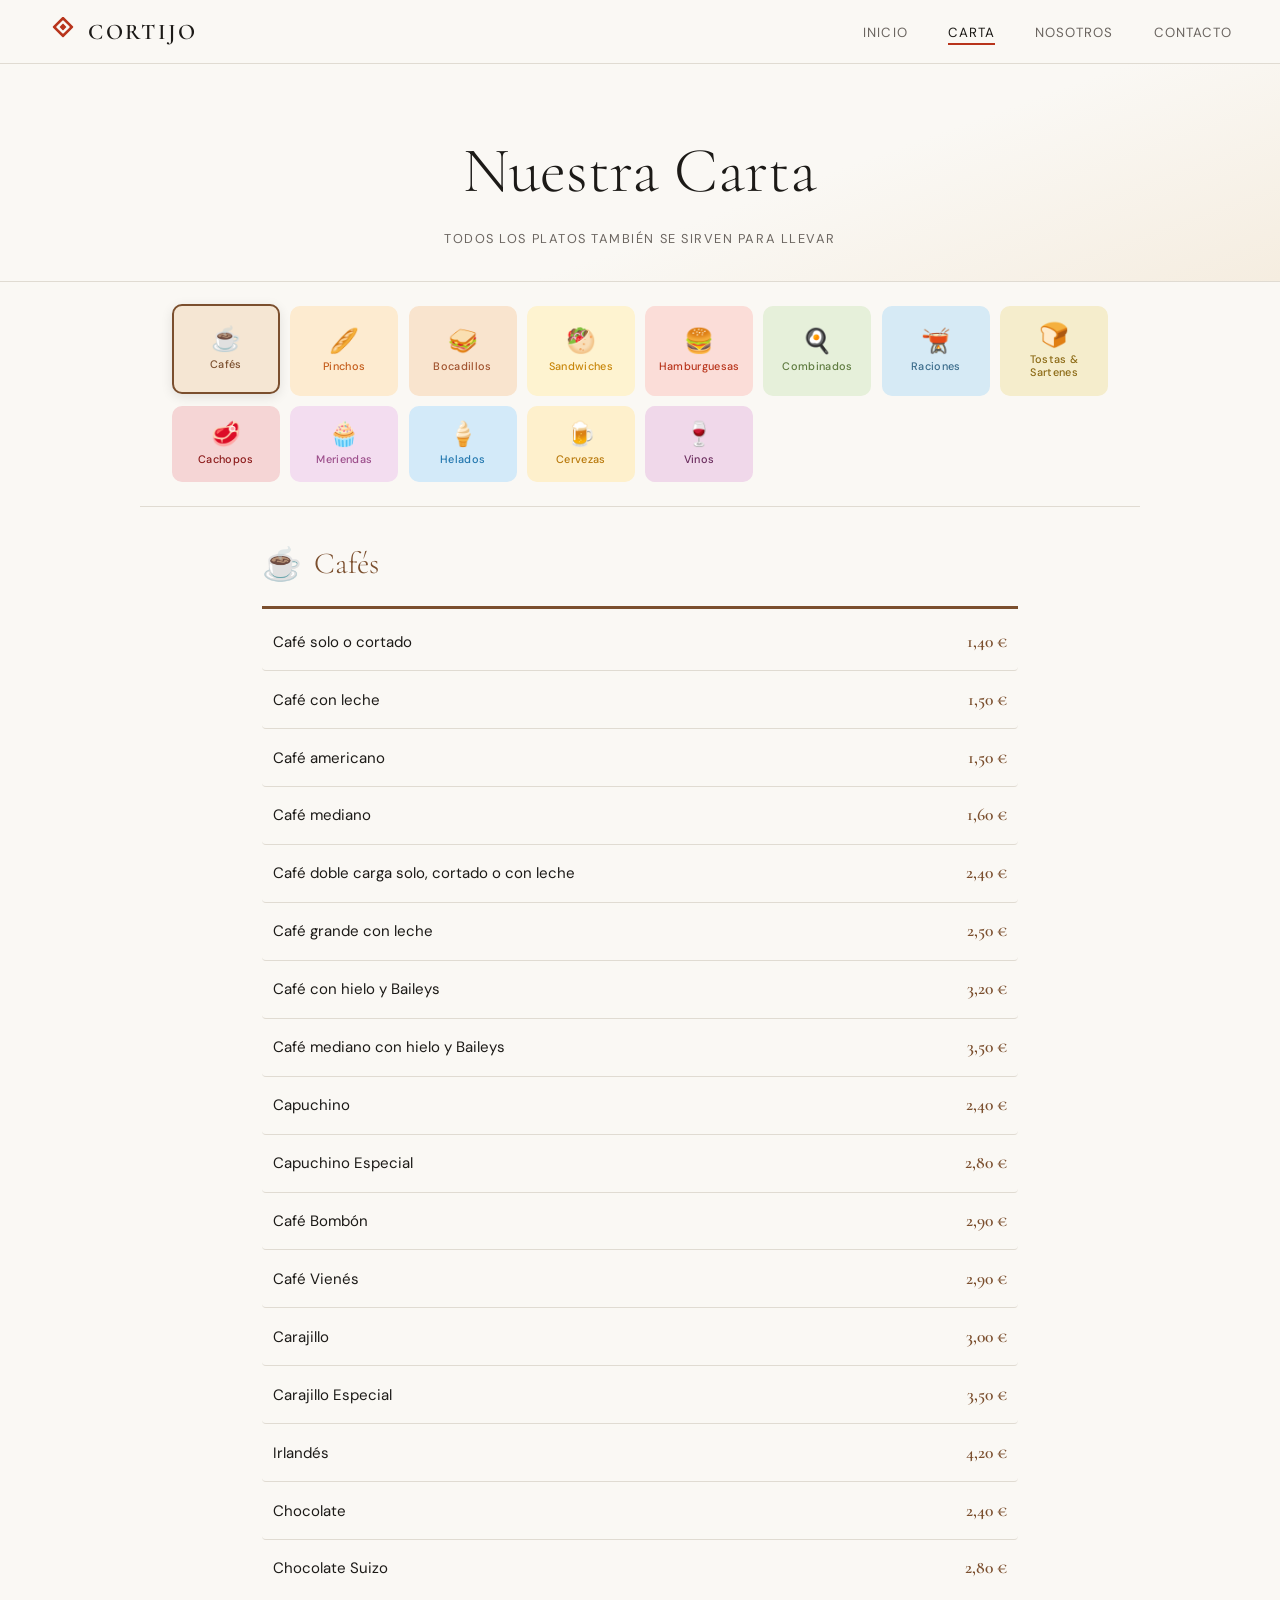
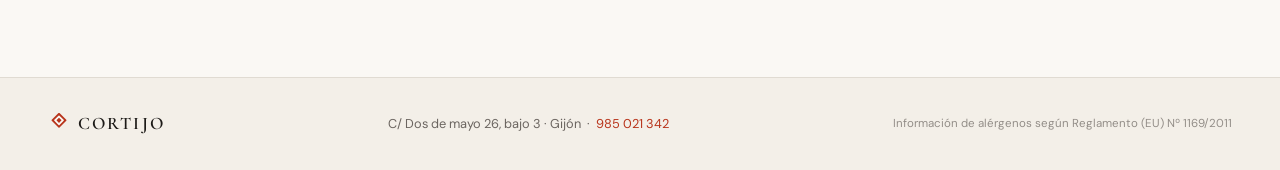
<file: carta_old.html>
<!DOCTYPE html>
<html lang="es">
<head>
  <meta charset="UTF-8" />
  <meta name="viewport" content="width=device-width, initial-scale=1.0" />
  <title>Carta — Cortijo Cafeterías & Cervezerías</title>
  <meta name="description" content="Carta completa de Cortijo Gijón: cafés, pinchos, bocadillos, cachopos, cervezas y vinos." />
  <link rel="preconnect" href="https://fonts.googleapis.com">
  <link href="https://fonts.googleapis.com/css2?family=Cormorant+Garamond:ital,wght@0,300;0,400;0,600;1,300;1,400&family=DM+Sans:wght@300;400;500&display=swap" rel="stylesheet">
  <link rel="stylesheet" href="styles.css" />
</head>
<body>

  <nav id="navbar">
    <a href="index.html" class="nav-logo">
      <svg width="30" height="30" viewBox="0 0 60 60" fill="none">
        <rect x="15" y="5" width="30" height="30" rx="2" transform="rotate(45 30 20)" fill="#b8341b"/>
        <rect x="20" y="10" width="20" height="20" rx="2" transform="rotate(45 30 20)" fill="#faf8f4"/>
        <rect x="25" y="15" width="10" height="10" rx="1" transform="rotate(45 30 20)" fill="#b8341b"/>
      </svg>
      <span class="nav-brand">CORTIJO</span>
    </a>
    <ul class="nav-links">
      <li><a href="index.html">Inicio</a></li>
      <li><a href="carta.html" class="active">Carta</a></li>
      <li><a href="nosotros.html">Nosotros</a></li>
      <li><a href="contacto.html">Contacto</a></li>
    </ul>
    <button class="hamburger" id="hamburger" aria-label="Menú">
      <span></span><span></span><span></span>
    </button>
  </nav>

  <div class="mobile-menu" id="mobileMenu">
    <ul>
      <li><a href="index.html">Inicio</a></li>
      <li><a href="carta.html" class="active">Carta</a></li>
      <li><a href="nosotros.html">Nosotros</a></li>
      <li><a href="contacto.html">Contacto</a></li>
    </ul>
  </div>

  <main>
    <div class="carta-hero">
      <h1>Nuestra Carta</h1>
      <p>Todos los platos también se sirven para llevar</p>
    </div>

    <!-- CATEGORÍAS -->
    <div class="cat-grid">
      <button class="cat-card" data-cat="cafes"        style="--cc:#7B4F2E;--cl:#F5E6D3"><span class="cat-emoji">☕</span><span class="cat-label">Cafés</span></button>
      <button class="cat-card" data-cat="pinchos"      style="--cc:#C45C1A;--cl:#FDEBD0"><span class="cat-emoji">🥖</span><span class="cat-label">Pinchos</span></button>
      <button class="cat-card" data-cat="bocadillos"   style="--cc:#A0522D;--cl:#F9E4CE"><span class="cat-emoji">🥪</span><span class="cat-label">Bocadillos</span></button>
      <button class="cat-card" data-cat="sandwiches"   style="--cc:#C8860A;--cl:#FEF3D0"><span class="cat-emoji">🥙</span><span class="cat-label">Sandwiches</span></button>
      <button class="cat-card" data-cat="hamburguesas" style="--cc:#B8341B;--cl:#FBDDD8"><span class="cat-emoji">🍔</span><span class="cat-label">Hamburguesas</span></button>
      <button class="cat-card" data-cat="combinados"   style="--cc:#5D7A3E;--cl:#E6F0DA"><span class="cat-emoji">🍳</span><span class="cat-label">Combinados</span></button>
      <button class="cat-card" data-cat="raciones"     style="--cc:#3A6B8A;--cl:#D6EAF5"><span class="cat-emoji">🫕</span><span class="cat-label">Raciones</span></button>
      <button class="cat-card" data-cat="tostas"       style="--cc:#8B6914;--cl:#F5EDCC"><span class="cat-emoji">🍞</span><span class="cat-label">Tostas &amp; Sartenes</span></button>
      <button class="cat-card" data-cat="cachopos"     style="--cc:#8B1A1A;--cl:#F5D5D5"><span class="cat-emoji">🥩</span><span class="cat-label">Cachopos</span></button>
      <button class="cat-card" data-cat="meriendas"    style="--cc:#9B4D8A;--cl:#F3DDF0"><span class="cat-emoji">🧁</span><span class="cat-label">Meriendas</span></button>
      <button class="cat-card" data-cat="helados"      style="--cc:#2176AE;--cl:#D3EAF9"><span class="cat-emoji">🍦</span><span class="cat-label">Helados</span></button>
      <button class="cat-card" data-cat="cervezas"     style="--cc:#B8780A;--cl:#FEF0CC"><span class="cat-emoji">🍺</span><span class="cat-label">Cervezas</span></button>
      <button class="cat-card" data-cat="vinos"        style="--cc:#6B2D5E;--cl:#F0D8EA"><span class="cat-emoji">🍷</span><span class="cat-label">Vinos</span></button>
    </div>

    <div class="menu-wrap">

      <div class="menu-grid" id="cat-cafes" data-color="#7B4F2E">
        <div class="menu-panel-header"><span class="menu-panel-emoji">☕</span><h2 class="menu-panel-title">Cafés</h2></div>
        <div class="menu-item"><span class="item-name">Café solo o cortado</span><span class="item-price">1,40 €</span></div>
        <div class="menu-item"><span class="item-name">Café con leche</span><span class="item-price">1,50 €</span></div>
        <div class="menu-item"><span class="item-name">Café americano</span><span class="item-price">1,50 €</span></div>
        <div class="menu-item"><span class="item-name">Café mediano</span><span class="item-price">1,60 €</span></div>
        <div class="menu-item"><span class="item-name">Café doble carga solo, cortado o con leche</span><span class="item-price">2,40 €</span></div>
        <div class="menu-item"><span class="item-name">Café grande con leche</span><span class="item-price">2,50 €</span></div>
        <div class="menu-item"><span class="item-name">Café con hielo y Baileys</span><span class="item-price">3,20 €</span></div>
        <div class="menu-item"><span class="item-name">Café mediano con hielo y Baileys</span><span class="item-price">3,50 €</span></div>
        <div class="menu-item"><span class="item-name">Capuchino</span><span class="item-price">2,40 €</span></div>
        <div class="menu-item"><span class="item-name">Capuchino Especial</span><span class="item-price">2,80 €</span></div>
        <div class="menu-item"><span class="item-name">Café Bombón</span><span class="item-price">2,90 €</span></div>
        <div class="menu-item"><span class="item-name">Café Vienés</span><span class="item-price">2,90 €</span></div>
        <div class="menu-item"><span class="item-name">Carajillo</span><span class="item-price">3,00 €</span></div>
        <div class="menu-item"><span class="item-name">Carajillo Especial</span><span class="item-price">3,50 €</span></div>
        <div class="menu-item"><span class="item-name">Irlandés</span><span class="item-price">4,20 €</span></div>
        <div class="menu-item"><span class="item-name">Chocolate</span><span class="item-price">2,40 €</span></div>
        <div class="menu-item"><span class="item-name">Chocolate Suizo</span><span class="item-price">2,80 €</span></div>
      </div>

      <div class="menu-grid" id="cat-pinchos" data-color="#C45C1A">
        <div class="menu-panel-header"><span class="menu-panel-emoji">🥖</span><h2 class="menu-panel-title">Pinchos</h2></div>
        <div class="menu-item"><span class="item-name">Pollo o lomo con lechuga y mayonesa <em class="allerg-tag">🥚🌾</em></span><span class="item-price">2,00 €</span></div>
        <div class="menu-item"><span class="item-name">Pollo, lomo o bacon con queso <em class="allerg-tag">🥚🥛🌾</em></span><span class="item-price">2,00 €</span></div>
        <div class="menu-item"><span class="item-name">Bacon o fiambre de lomo con huevo <em class="allerg-tag">🥚🌾</em></span><span class="item-price">2,00 €</span></div>
        <div class="menu-item"><span class="item-name">Francesa de chorizo, jamón serrano o bonito <em class="allerg-tag">🥚🌾</em></span><span class="item-price">2,20 €</span></div>
        <div class="menu-item"><span class="item-name">Tortilla de patata <em class="allerg-tag">🥚</em></span><span class="item-price">2,00 €</span></div>
        <div class="menu-item"><span class="item-name">Tortilla de patata vegetal con jamón york, queso y mayonesa <em class="allerg-tag">🥚🥛</em></span><span class="item-price">2,80 €</span></div>
        <div class="menu-item"><span class="item-name">Ternera rebosada con pimientos <em class="allerg-tag">🥚🌾</em></span><span class="item-price">2,20 €</span></div>
        <div class="menu-item"><span class="item-name">Filete de pollo a la plancha <em class="allerg-tag">🥚</em></span><span class="item-price">2,40 €</span></div>
        <div class="menu-item"><span class="item-name">Carne guisada <em class="allerg-tag">🌾</em></span><span class="item-price">2,50 €</span></div>
      </div>

      <div class="menu-grid" id="cat-bocadillos" data-color="#A0522D">
        <div class="menu-panel-header"><span class="menu-panel-emoji">🥪</span><h2 class="menu-panel-title">Bocadillos</h2></div>
        <div class="menu-item"><span class="item-name">Pollo con lechuga, tomate y mayonesa <em class="allerg-tag">🥚</em></span><span class="item-price">4,00 €</span></div>
        <div class="menu-item"><span class="item-name">Pollo con queso <em class="allerg-tag">🥚🥛</em></span><span class="item-price">4,00 €</span></div>
        <div class="menu-item"><span class="item-name">Pollo con queso, lechuga, tomate y mayonesa <em class="allerg-tag">🥚🥛</em></span><span class="item-price">4,30 €</span></div>
        <div class="menu-item"><span class="item-name">Lomo con lechuga, tomate y mayonesa <em class="allerg-tag">🥚</em></span><span class="item-price">4,00 €</span></div>
        <div class="menu-item"><span class="item-name">Lomo con queso <em class="allerg-tag">🥚🥛</em></span><span class="item-price">4,00 €</span></div>
        <div class="menu-item"><span class="item-name">Lomo con queso, lechuga, tomate y mayonesa <em class="allerg-tag">🥚🥛</em></span><span class="item-price">4,30 €</span></div>
        <div class="menu-item"><span class="item-name">Bacon con queso <em class="allerg-tag">🥚🥛</em></span><span class="item-price">4,00 €</span></div>
        <div class="menu-item"><span class="item-name">Bacon con huevos <em class="allerg-tag">🥚🌾</em></span><span class="item-price">4,00 €</span></div>
        <div class="menu-item"><span class="item-name">Francesa con chorizo o jamón <em class="allerg-tag">🥚🌾</em></span><span class="item-price">4,00 €</span></div>
        <div class="menu-item"><span class="item-name">Francesa con bonito <em class="allerg-tag">🥚🌾</em></span><span class="item-price">4,00 €</span></div>
        <div class="menu-item"><span class="item-name">Tortilla de patata española <em class="allerg-tag">🥚🌾</em></span><span class="item-price">4,00 €</span></div>
        <div class="menu-item"><span class="item-name">Jamón serrano <em class="allerg-tag">🌾</em></span><span class="item-price">4,00 €</span></div>
        <div class="menu-item"><span class="item-name">Bonito con lechuga, tomate y mayonesa <em class="allerg-tag">🐟🥚🌾</em></span><span class="item-price">4,00 €</span></div>
        <div class="menu-item"><span class="item-name">Pepito de ternera <em class="allerg-tag">🌾</em></span><span class="item-price">4,50 €</span></div>
      </div>

      <div class="menu-grid" id="cat-sandwiches" data-color="#C8860A">
        <div class="menu-panel-header"><span class="menu-panel-emoji">🥙</span><h2 class="menu-panel-title">Sandwiches</h2></div>
        <div class="menu-item"><span class="item-name">Nº1 · Mixto — Jamón York y queso <em class="allerg-tag">🥚🌾🥛</em></span><span class="item-price">2,80 €</span></div>
        <div class="menu-item"><span class="item-name">Nº2 · Mixto con huevo <em class="allerg-tag">🥚🌾🥛</em></span><span class="item-price">3,20 €</span></div>
        <div class="menu-item"><span class="item-name">Nº3 · Mixto vegetal — Lechuga, tomate, jamón york, queso, huevo frito y mayonesa <em class="allerg-tag">🥚🌾🥛</em></span><span class="item-price">4,00 €</span></div>
        <div class="menu-item"><span class="item-name">Nº4 · Vegetal con bonito — Lechuga, tomate, huevo cocido, bonito y mayonesa <em class="allerg-tag">🐟🥚🌾</em></span><span class="item-price">4,00 €</span></div>
        <div class="menu-item"><span class="item-name">Nº5 · Lomo con queso <em class="allerg-tag">🥚🌾</em></span><span class="item-price">3,80 €</span></div>
        <div class="menu-item"><span class="item-name">Nº6 · Vegetal de pollo — Lechuga, tomate, pechuga a la plancha, queso y mayonesa <em class="allerg-tag">🥚🌾🥛</em></span><span class="item-price">4,30 €</span></div>
        <div class="menu-item featured"><span class="item-name">Nº7 · Combinado — Mixto con huevo frito, patatas y ensalada <em class="allerg-tag">🥚🌾🥛</em></span><span class="item-price">7,20 €</span></div>
      </div>

      <div class="menu-grid" id="cat-hamburguesas" data-color="#B8341B">
        <div class="menu-panel-header"><span class="menu-panel-emoji">🍔</span><h2 class="menu-panel-title">Hamburguesas</h2></div>
        <div class="menu-item"><span class="item-name">De ternera — Tomate, queso chédar y cebolla caramelizada <em class="allerg-tag">🥚🥛</em></span><span class="item-price">6,00 €</span></div>
        <div class="menu-item featured"><span class="item-name">De ternera + patatas fritas <em class="allerg-tag">🥚🥛</em></span><span class="item-price">8,20 €</span></div>
        <div class="menu-item"><span class="item-name">De pollo — Lechuga, tomate, queso chédar, bacon y cebolla caramelizada <em class="allerg-tag">🥚🥛</em></span><span class="item-price">6,00 €</span></div>
        <div class="menu-item featured"><span class="item-name">De pollo + patatas fritas <em class="allerg-tag">🥚🥛</em></span><span class="item-price">8,20 €</span></div>
      </div>

      <div class="menu-grid" id="cat-combinados" data-color="#5D7A3E">
        <div class="menu-panel-header"><span class="menu-panel-emoji">🍳</span><h2 class="menu-panel-title">Platos Combinados</h2></div>
        <div class="menu-item"><span class="item-name">Nº1 · Criollo, patatas y dos huevos fritos <em class="allerg-tag">🥚</em></span><span class="item-price">7,50 €</span></div>
        <div class="menu-item"><span class="item-name">Nº2 · Chorizo, patatas y dos huevos fritos <em class="allerg-tag">🥚</em></span><span class="item-price">7,50 €</span></div>
        <div class="menu-item"><span class="item-name">Nº3 · Bacon, patatas y dos huevos fritos <em class="allerg-tag">🥚</em></span><span class="item-price">7,50 €</span></div>
        <div class="menu-item"><span class="item-name">Nº4 · Jamón serrano, patatas y dos huevos fritos <em class="allerg-tag">🥚</em></span><span class="item-price">7,50 €</span></div>
        <div class="menu-item"><span class="item-name">Nº5 · San Jacobo, patatas y dos huevos fritos <em class="allerg-tag">🥚🥛</em></span><span class="item-price">8,20 €</span></div>
        <div class="menu-item"><span class="item-name">Nº6 · Francesa con jamón york, salchichas frankfurt y patatas fritas <em class="allerg-tag">🥚🥛🌾</em></span><span class="item-price">7,80 €</span></div>
        <div class="menu-item"><span class="item-name">Nº7 · Tortilla de patata + ensalada mixta <em class="allerg-tag">🥚</em></span><span class="item-price">8,00 €</span></div>
        <div class="menu-item"><span class="item-name">Nº8 · Lomo a la plancha, patatas fritas, huevo y ensalada <em class="allerg-tag">🥚</em></span><span class="item-price">9,00 €</span></div>
        <div class="menu-item"><span class="item-name">Nº9 · Pechuga de pollo a la plancha, patatas y ensalada</span><span class="item-price">9,00 €</span></div>
        <div class="menu-item"><span class="item-name">Nº10 · Escalope de pollo, patatas fritas y ensalada de tomate <em class="allerg-tag">🥚🌾</em></span><span class="item-price">9,30 €</span></div>
        <div class="menu-item"><span class="item-name">Nº11 · Filete de ternera a la plancha, ensalada, huevo y patatas fritas <em class="allerg-tag">🥚</em></span><span class="item-price">10,50 €</span></div>
        <div class="menu-item"><span class="item-name">Nº12 · Escalope de ternera, patatas fritas y croquetas <em class="allerg-tag">🥚🥛</em></span><span class="item-price">10,50 €</span></div>
        <div class="menu-item featured"><span class="item-name">Nº13 · Escalopines de ternera con salsa de queso azul y patatas fritas <em class="allerg-tag">🥚🥛</em></span><span class="item-price">12,00 €</span></div>
        <div class="menu-item"><span class="item-name">Nº14 · Revuelto de champiñones con patatas fritas <em class="allerg-tag">🥚</em></span><span class="item-price">9,50 €</span></div>
        <div class="menu-item note-item"><span class="item-name">Ración de pan</span><span class="item-price">0,60 €</span></div>
      </div>

      <div class="menu-grid" id="cat-raciones" data-color="#3A6B8A">
        <div class="menu-panel-header"><span class="menu-panel-emoji">🫕</span><h2 class="menu-panel-title">Raciones</h2></div>
        <div class="menu-item"><span class="item-name">Ensalada normal LTC</span><span class="item-price">5,00 €</span></div>
        <div class="menu-item"><span class="item-name">Ensalada mixta <em class="allerg-tag">🥚🌾</em></span><span class="item-price">7,50 €</span></div>
        <div class="menu-item"><span class="item-name">Ensalada de jamón serrano con tomate</span><span class="item-price">8,00 €</span></div>
        <div class="menu-item"><span class="item-name">Porción de patatas fritas</span><span class="item-price">4,00 €</span></div>
        <div class="menu-item"><span class="item-name">Ración de patatas fritas</span><span class="item-price">6,00 €</span></div>
        <div class="menu-item"><span class="item-name">Patatas tres salsas — alioli, brava y queso azul <em class="allerg-tag">🥛</em></span><span class="item-price">8,50 €</span></div>
        <div class="menu-item"><span class="item-name">Patatas fritas con queso azul <em class="allerg-tag">🥛</em></span><span class="item-price">7,00 €</span></div>
        <div class="menu-item"><span class="item-name">Patatas fritas con salsa brava</span><span class="item-price">7,00 €</span></div>
        <div class="menu-item"><span class="item-name">Patatas fritas con alioli <em class="allerg-tag">🥛</em></span><span class="item-price">7,00 €</span></div>
        <div class="menu-item"><span class="item-name">Jamón serrano</span><span class="item-price">7,00 €</span></div>
        <div class="menu-item"><span class="item-name">Queso manchego <em class="allerg-tag">🥛</em></span><span class="item-price">7,00 €</span></div>
        <div class="menu-item"><span class="item-name">Croquetas <em class="allerg-tag">🥚🥛</em></span><span class="item-price">6,50 €</span></div>
        <div class="menu-item"><span class="item-name">Empanadillas <em class="allerg-tag">🥚🌾</em></span><span class="item-price">6,00 €</span></div>
        <div class="menu-item"><span class="item-name">Gambas a la gabardina <em class="allerg-tag">🦀🌾</em></span><span class="item-price">7,00 €</span></div>
        <div class="menu-item"><span class="item-name">Nuggets de pollo <em class="allerg-tag">🌾</em></span><span class="item-price">6,50 €</span></div>
        <div class="menu-item"><span class="item-name">Tortilla española mediana <em class="allerg-tag">🥚</em></span><span class="item-price">13,00 €</span></div>
        <div class="menu-item"><span class="item-name">Tortilla española grande <em class="allerg-tag">🥚</em></span><span class="item-price">15,00 €</span></div>
        <div class="menu-item section-header"><span>Para llevar</span></div>
        <div class="menu-item"><span class="item-name">Tortilla española mediana <em class="allerg-tag">🥚</em></span><span class="item-price">12,50 €</span></div>
        <div class="menu-item"><span class="item-name">Tortilla española grande <em class="allerg-tag">🥚</em></span><span class="item-price">14,00 €</span></div>
      </div>

      <div class="menu-grid" id="cat-tostas" data-color="#8B6914">
        <div class="menu-panel-header"><span class="menu-panel-emoji">🍞</span><h2 class="menu-panel-title">Tostas &amp; Sartenes</h2></div>
        <div class="menu-item section-header"><span>Tostas</span></div>
        <div class="menu-item"><span class="item-name">Con aceite de oliva, tomate natural y jamón serrano <em class="allerg-tag">🌾</em></span><span class="item-price">4,50 €</span></div>
        <div class="menu-item"><span class="item-name">Con aceite de oliva, tomate natural, bonito y pimientos <em class="allerg-tag">🐟🌾</em></span><span class="item-price">4,50 €</span></div>
        <div class="menu-item section-header"><span>Sartenes</span></div>
        <div class="menu-item"><span class="item-name">Sartén Nº1 · Patatas, dos huevos fritos, taquitos de lomo y pimientos <em class="allerg-tag">🥚</em></span><span class="item-price">6,50 €</span></div>
        <div class="menu-item"><span class="item-name">Sartén Nº2 · Patatas, dos huevos fritos y salchicha frankfurt <em class="allerg-tag">🥚</em></span><span class="item-price">6,50 €</span></div>
        <div class="menu-item"><span class="item-name">Sartén Nº3 · Patatas, dos huevos fritos y chorizo o jamón serrano <em class="allerg-tag">🥚</em></span><span class="item-price">6,50 €</span></div>
      </div>

      <div class="menu-grid" id="cat-cachopos" data-color="#8B1A1A">
        <div class="menu-panel-header"><span class="menu-panel-emoji">🥩</span><h2 class="menu-panel-title">Cachopos</h2></div>
        <div class="menu-item featured"><span class="item-name">De ternera — Con jamón serrano y queso, patatas y pimientos <em class="allerg-tag">🥚🥛🌾</em></span><span class="item-price">14,50 €</span></div>
        <div class="menu-item featured"><span class="item-name">De pollo — Con jamón serrano y queso, patatas y ensalada LTC <em class="allerg-tag">🥚🥛🌾</em></span><span class="item-price">14,50 €</span></div>
      </div>

      <div class="menu-grid" id="cat-meriendas" data-color="#9B4D8A">
        <div class="menu-panel-header"><span class="menu-panel-emoji">🧁</span><h2 class="menu-panel-title">Meriendas</h2></div>
        <div class="menu-note">Se sirven de 17:00 h. a 20:00 h.</div>
        <div class="menu-item"><span class="item-name">Café + Donuts o tostada de molde <em class="allerg-tag">🥚🥛🌾</em></span><span class="item-price">2,90 €</span></div>
        <div class="menu-item"><span class="item-name">Café + Bizcocho <em class="allerg-tag">🥚🥛🌾</em></span><span class="item-price">3,30 €</span></div>
        <div class="menu-item"><span class="item-name">Café + Pan tostado <em class="allerg-tag">🌾</em></span><span class="item-price">3,30 €</span></div>
        <div class="menu-item"><span class="item-name">Café + Pincho o bollería <em class="allerg-tag">🥚🥛🌾</em></span><span class="item-price">3,30 €</span></div>
        <div class="menu-item"><span class="item-name">Café + Cruasán plancha <em class="allerg-tag">🥚🌾🥛</em></span><span class="item-price">3,50 €</span></div>
        <div class="menu-item"><span class="item-name">Café + Sandwich mixto <em class="allerg-tag">🥚🌾🥛</em></span><span class="item-price">4,00 €</span></div>
        <div class="menu-item"><span class="item-name">Cola Cao + Pincho o bollería <em class="allerg-tag">🥚🥛🌾</em></span><span class="item-price">3,50 €</span></div>
        <div class="menu-item"><span class="item-name">Chocolate con churros <em class="allerg-tag">🥚🌾🥛</em></span><span class="item-price">4,00 €</span></div>
      </div>

      <div class="menu-grid" id="cat-helados" data-color="#2176AE">
        <div class="menu-panel-header"><span class="menu-panel-emoji">🍦</span><h2 class="menu-panel-title">Helados &amp; Batidos</h2></div>
        <div class="menu-item section-header"><span>Batidos</span></div>
        <div class="menu-item"><span class="item-name">Batidos de fresa, vainilla o chocolate</span><span class="item-price">4,00 €</span></div>
        <div class="menu-item"><span class="item-name">Batidos con nata</span><span class="item-price">4,50 €</span></div>
        <div class="menu-item section-header"><span>Copas</span></div>
        <div class="menu-item"><span class="item-name">Copa helado sencilla</span><span class="item-price">2,50 €</span></div>
        <div class="menu-item"><span class="item-name">Copa helado doble</span><span class="item-price">3,50 €</span></div>
        <div class="menu-item"><span class="item-name">Copa helado tres sabores</span><span class="item-price">4,50 €</span></div>
        <div class="menu-item"><span class="item-name">Café solo con helado de vainilla y nata</span><span class="item-price">4,20 €</span></div>
        <div class="menu-item section-header"><span>Helados</span></div>
        <div class="menu-item"><span class="item-name">Pirulo Cool limón</span><span class="item-price">2,20 €</span></div>
        <div class="menu-item"><span class="item-name">Choco Clack</span><span class="item-price">2,20 €</span></div>
        <div class="menu-item"><span class="item-name">Miko Lápiz</span><span class="item-price">2,20 €</span></div>
        <div class="menu-item"><span class="item-name">Fantasmikos</span><span class="item-price">2,60 €</span></div>
        <div class="menu-item"><span class="item-name">Fresa Extreme</span><span class="item-price">2,60 €</span></div>
        <div class="menu-item"><span class="item-name">Vainilla Extreme</span><span class="item-price">2,60 €</span></div>
        <div class="menu-item"><span class="item-name">Maxi Boom Pops</span><span class="item-price">2,80 €</span></div>
        <div class="menu-item"><span class="item-name">Maxi Boom Cookie</span><span class="item-price">2,90 €</span></div>
        <div class="menu-item"><span class="item-name">Oreo Bombón</span><span class="item-price">2,90 €</span></div>
        <div class="menu-item"><span class="item-name">Almendrado</span><span class="item-price">2,90 €</span></div>
      </div>

      <div class="menu-grid" id="cat-cervezas" data-color="#B8780A">
        <div class="menu-panel-header"><span class="menu-panel-emoji">🍺</span><h2 class="menu-panel-title">Cervezas</h2></div>
        <div class="menu-item"><span class="item-name">Caña de Estrella Galicia</span><span class="item-price">2,40 €</span></div>
        <div class="menu-item"><span class="item-name">Caña tostada 1906</span><span class="item-price">2,60 €</span></div>
        <div class="menu-item"><span class="item-name">Estrella Galicia, Mahou, San Miguel</span><span class="item-price">2,60 €</span></div>
        <div class="menu-item"><span class="item-name">Voll-Damm doble Malta</span><span class="item-price">2,80 €</span></div>
        <div class="menu-item"><span class="item-name">Free Damm limón 00, Free Damm 0,0</span><span class="item-price">2,60 €</span></div>
        <div class="menu-item"><span class="item-name">1906 Reserva, 1905 Red Vintage</span><span class="item-price">2,80 €</span></div>
        <div class="menu-item"><span class="item-name">Mahou tostada 0,0 · Mahou Maestra · Mahou sin gluten</span><span class="item-price">2,80 €</span></div>
        <div class="menu-item"><span class="item-name">Mahou Mixta Limón</span><span class="item-price">2,60 €</span></div>
        <div class="menu-item"><span class="item-name">Coronita, Desperado</span><span class="item-price">3,00 €</span></div>
        <div class="menu-item featured"><span class="item-name">Grimbergen Double</span><span class="item-price">3,10 €</span></div>
      </div>

      <div class="menu-grid" id="cat-vinos" data-color="#6B2D5E">
        <div class="menu-panel-header"><span class="menu-panel-emoji">🍷</span><h2 class="menu-panel-title">Vinos</h2></div>
        <div class="menu-item section-header"><span>Blancos</span></div>
        <div class="menu-item wine-item"><span class="item-name">Campo Robles</span><span class="wine-prices"><span>1,10 € <small>copa</small></span><span>5,00 € <small>botella</small></span></span></div>
        <div class="menu-item wine-item"><span class="item-name">Ribeiro Turbo</span><span class="wine-prices"><span>1,30 € <small>copa</small></span><span>6,00 € <small>botella</small></span></span></div>
        <div class="menu-item wine-item"><span class="item-name">Xoven</span><span class="wine-prices"><span>1,50 € <small>copa</small></span><span>7,00 € <small>botella</small></span></span></div>
        <div class="menu-item wine-item"><span class="item-name">Moscato Capetta</span><span class="wine-prices"><span>2,70 € <small>copa</small></span><span>13,00 € <small>botella</small></span></span></div>
        <div class="menu-item wine-item"><span class="item-name">Verdejo Rueda Ramón Bilbao</span><span class="wine-prices"><span>2,70 € <small>copa</small></span><span>13,50 € <small>botella</small></span></span></div>
        <div class="menu-item wine-item"><span class="item-name">Albariño Vall Do Sosego</span><span class="wine-prices"><span>2,80 € <small>copa</small></span><span>14,00 € <small>botella</small></span></span></div>
        <div class="menu-item section-header"><span>Rosados</span></div>
        <div class="menu-item wine-item"><span class="item-name">Rosado Navarra</span><span class="wine-prices"><span>1,10 € <small>copa</small></span><span>5,00 € <small>botella</small></span></span></div>
        <div class="menu-item wine-item"><span class="item-name">Navarra Las Campanas</span><span class="wine-prices"><span>2,10 € <small>copa</small></span><span>10,00 € <small>botella</small></span></span></div>
        <div class="menu-item wine-item"><span class="item-name">Prieto Picudo Peregrino</span><span class="wine-prices"><span>2,10 € <small>copa</small></span><span>10,50 € <small>botella</small></span></span></div>
        <div class="menu-item section-header"><span>Tintos</span></div>
        <div class="menu-item wine-item"><span class="item-name">Tinto Entreríos</span><span class="wine-prices"><span>1,10 € <small>copa</small></span><span>5,00 € <small>botella</small></span></span></div>
        <div class="menu-item wine-item"><span class="item-name">Cosechero Tapas</span><span class="wine-prices"><span>1,30 € <small>copa</small></span><span>6,50 € <small>botella</small></span></span></div>
        <div class="menu-item wine-item"><span class="item-name">Rioja Crianza Arca de Noé</span><span class="wine-prices"><span>2,50 € <small>copa</small></span><span>12,50 € <small>botella</small></span></span></div>
        <div class="menu-item wine-item"><span class="item-name">Rioja Crianza Aradón</span><span class="wine-prices"><span>2,70 € <small>copa</small></span><span>13,50 € <small>botella</small></span></span></div>
        <div class="menu-item wine-item"><span class="item-name">Rioja Crianza Ramón Bilbao</span><span class="wine-prices"><span>2,90 € <small>copa</small></span><span>14,50 € <small>botella</small></span></span></div>
        <div class="menu-item wine-item featured"><span class="item-name">Ribera del Duero Cuatro Caminos</span><span class="wine-prices"><span>2,70 € <small>copa</small></span><span>13,50 € <small>botella</small></span></span></div>
      </div>

    </div>
  </main>

  <footer>
    <div class="footer-inner">
      <div class="footer-brand">
        <svg width="22" height="22" viewBox="0 0 60 60" fill="none">
          <rect x="15" y="5" width="30" height="30" rx="2" transform="rotate(45 30 20)" fill="#b8341b"/>
          <rect x="20" y="10" width="20" height="20" rx="2" transform="rotate(45 30 20)" fill="#faf8f4"/>
          <rect x="25" y="15" width="10" height="10" rx="1" transform="rotate(45 30 20)" fill="#b8341b"/>
        </svg>
        CORTIJO
      </div>
      <p class="footer-info">C/ Dos de mayo 26, bajo 3 · Gijón &nbsp;·&nbsp; <a href="tel:985021342">985 021 342</a></p>
      <p class="footer-legal">Información de alérgenos según Reglamento (EU) Nº 1169/2011</p>
    </div>
  </footer>

  <script src="nav.js"></script>
  <script>
    (function() {
      var cards    = document.querySelectorAll('.cat-card');
      var grids    = document.querySelectorAll('.menu-grid');
      var colorMap = {};

      grids.forEach(function(g) {
        colorMap[g.id.replace('cat-', '')] = g.dataset.color || '#b8341b';
      });

      function activate(cat) {
        cards.forEach(function(c) { c.classList.remove('active'); });
        grids.forEach(function(g) { g.style.display = 'none'; });

        var card = document.querySelector('.cat-card[data-cat="' + cat + '"]');
        if (card) {
          card.classList.add('active');
          card.scrollIntoView({ behavior: 'smooth', block: 'nearest', inline: 'center' });
        }
        var grid = document.getElementById('cat-' + cat);
        if (!grid) return;
        grid.style.setProperty('--panel-color', colorMap[cat] || '#b8341b');
        grid.style.opacity   = '0';
        grid.style.display   = 'block';
        grid.style.transform = 'translateY(12px)';
        grid.style.transition = 'opacity 0.28s ease, transform 0.28s ease';
        setTimeout(function() {
          grid.style.opacity   = '1';
          grid.style.transform = 'translateY(0)';
        }, 16);
      }

      cards.forEach(function(card) {
        card.addEventListener('click', function() { activate(card.dataset.cat); });
      });

      activate('cafes');
    })();
  </script>
</body>
</html>
</file>
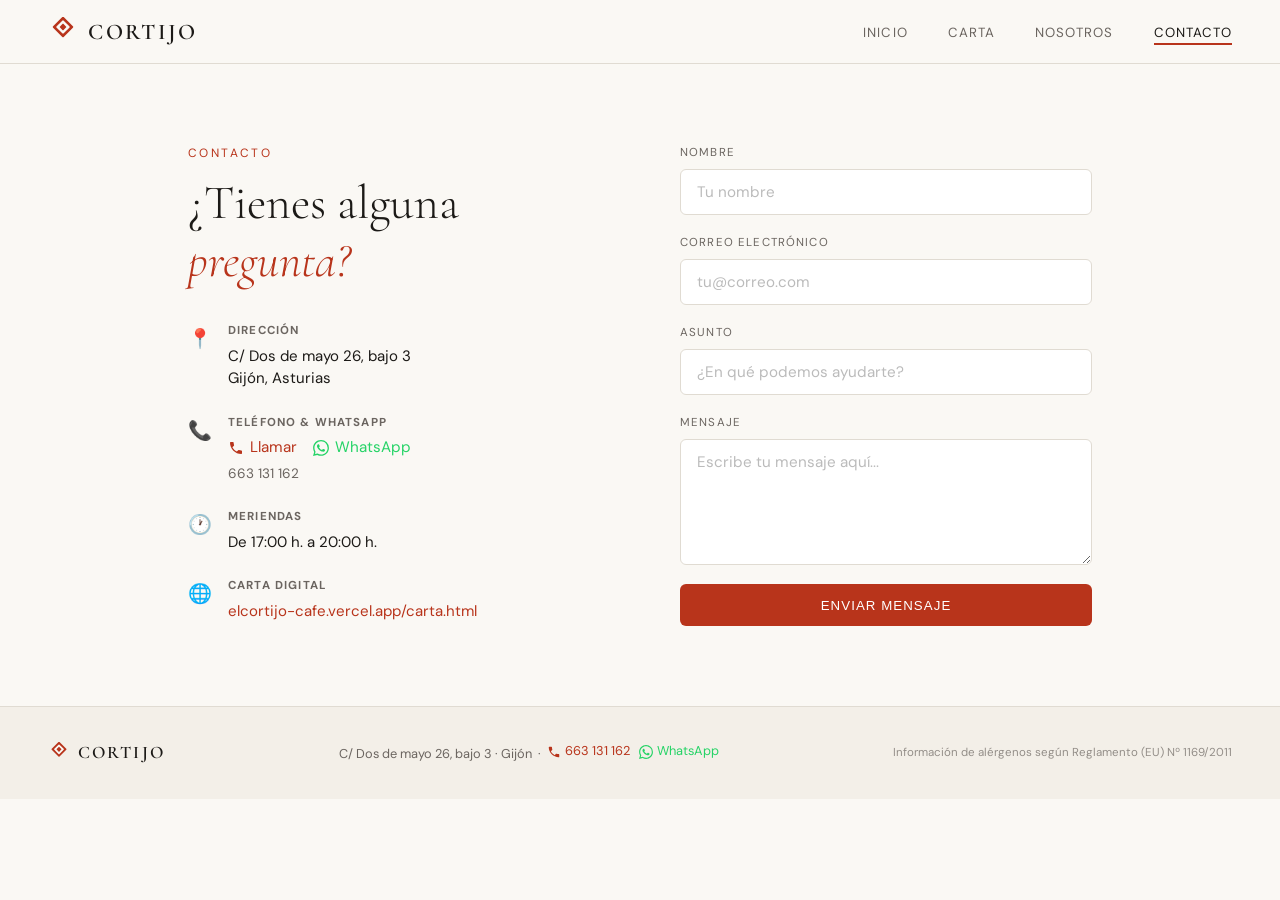
<file: contacto.html>
<!DOCTYPE html>
<html lang="es">
<head>
  <meta charset="UTF-8" />
  <meta name="viewport" content="width=device-width, initial-scale=1.0" />
  <title>Contacto — Cortijo Cafeterías & Cervezerías</title>
  <meta name="description" content="Contacta con Cortijo en Gijón. C/ Dos de mayo 26, bajo 3. Tel. 663 131 162." />
  <link rel="preconnect" href="https://fonts.googleapis.com">
  <link href="https://fonts.googleapis.com/css2?family=Cormorant+Garamond:ital,wght@0,300;0,400;0,600;1,300;1,400&family=DM+Sans:wght@300;400;500&display=swap" rel="stylesheet">
  <link rel="stylesheet" href="styles.css" />
</head>
<body>

  <nav id="navbar">
    <a href="index.html" class="nav-logo">
      <svg width="30" height="30" viewBox="0 0 60 60" fill="none">
        <rect x="15" y="5" width="30" height="30" rx="2" transform="rotate(45 30 20)" fill="#b8341b"/>
        <rect x="20" y="10" width="20" height="20" rx="2" transform="rotate(45 30 20)" fill="#faf8f4"/>
        <rect x="25" y="15" width="10" height="10" rx="1" transform="rotate(45 30 20)" fill="#b8341b"/>
      </svg>
      <span class="nav-brand">CORTIJO</span>
    </a>
    <ul class="nav-links">
      <li><a href="index.html">Inicio</a></li>
      <li><a href="carta.html">Carta</a></li>
      <li><a href="nosotros.html">Nosotros</a></li>
      <li><a href="contacto.html" class="active">Contacto</a></li>
    </ul>
    <button class="hamburger" id="hamburger" aria-label="Menú">
      <span></span><span></span><span></span>
    </button>
  </nav>

  <div class="mobile-menu" id="mobileMenu">
    <ul>
      <li><a href="index.html">Inicio</a></li>
      <li><a href="carta.html">Carta</a></li>
      <li><a href="nosotros.html">Nosotros</a></li>
      <li><a href="contacto.html" class="active">Contacto</a></li>
    </ul>
  </div>

  <main>
    <div class="contact-grid">

      <div class="contact-info-block reveal">
        <span class="eyebrow">Contacto</span>
        <h1>¿Tienes alguna<br><em>pregunta?</em></h1>
        <div class="contact-items">
          <div class="contact-item">
            <span class="contact-icon">📍</span>
            <div>
              <strong>Dirección</strong>
              <p>C/ Dos de mayo 26, bajo 3<br>Gijón, Asturias</p>
            </div>
          </div>
          <div class="contact-item">
            <span class="contact-icon">📞</span>
            <div>
              <strong>Teléfono &amp; WhatsApp</strong>
              <p style="display:flex;gap:1rem;flex-wrap:wrap;margin-top:0.25rem;">
                <a href="tel:663131162" style="display:inline-flex;align-items:center;gap:6px;color:#b8341b;font-size:0.95rem;">
                  <svg width="16" height="16" viewBox="0 0 24 24" fill="currentColor"><path d="M6.6 10.8c1.4 2.8 3.8 5.1 6.6 6.6l2.2-2.2c.3-.3.7-.4 1-.2 1.1.4 2.3.6 3.6.6.6 0 1 .4 1 1V20c0 .6-.4 1-1 1C11 21 3 13 3 4c0-.6.4-1 1-1h3.5c.6 0 1 .4 1 1 0 1.3.2 2.5.6 3.6.1.3 0 .7-.2 1L6.6 10.8z"/></svg>
                  Llamar
                </a>
                <a href="https://wa.me/34663131162" target="_blank" style="display:inline-flex;align-items:center;gap:6px;color:#25D366;font-size:0.95rem;">
                  <svg width="16" height="16" viewBox="0 0 24 24" fill="currentColor"><path d="M17.472 14.382c-.297-.149-1.758-.867-2.03-.967-.273-.099-.471-.148-.67.15-.197.297-.767.966-.94 1.164-.173.199-.347.223-.644.075-.297-.15-1.255-.463-2.39-1.475-.883-.788-1.48-1.761-1.653-2.059-.173-.297-.018-.458.13-.606.134-.133.298-.347.446-.52.149-.174.198-.298.298-.497.099-.198.05-.371-.025-.52-.075-.149-.669-1.612-.916-2.207-.242-.579-.487-.5-.669-.51-.173-.008-.371-.01-.57-.01-.198 0-.52.074-.792.372-.272.297-1.04 1.016-1.04 2.479 0 1.462 1.065 2.875 1.213 3.074.149.198 2.096 3.2 5.077 4.487.709.306 1.262.489 1.694.625.712.227 1.36.195 1.871.118.571-.085 1.758-.719 2.006-1.413.248-.694.248-1.289.173-1.413-.074-.124-.272-.198-.57-.347m-5.421 7.403h-.004a9.87 9.87 0 01-5.031-1.378l-.361-.214-3.741.982.998-3.648-.235-.374a9.86 9.86 0 01-1.51-5.26c.001-5.45 4.436-9.884 9.888-9.884 2.64 0 5.122 1.03 6.988 2.898a9.825 9.825 0 012.893 6.994c-.003 5.45-4.437 9.884-9.885 9.884m8.413-18.297A11.815 11.815 0 0012.05 0C5.495 0 .16 5.335.157 11.892c0 2.096.547 4.142 1.588 5.945L.057 24l6.305-1.654a11.882 11.882 0 005.683 1.448h.005c6.554 0 11.89-5.335 11.893-11.893a11.821 11.821 0 00-3.48-8.413z"/></svg>
                  WhatsApp
                </a>
              </p>
              <p style="font-size:0.85rem;color:#6b6560;margin-top:0.3rem;">663 131 162</p>
            </div>
          </div>
          <div class="contact-item">
            <span class="contact-icon">🕐</span>
            <div>
              <strong>Meriendas</strong>
              <p>De 17:00 h. a 20:00 h.</p>
            </div>
          </div>
          <div class="contact-item">
            <span class="contact-icon">🌐</span>
            <div>
              <strong>Carta digital</strong>
              <p><a href="carta.html">elcortijo-cafe.vercel.app/carta.html</a></p>
            </div>
          </div>
        </div>
      </div>

      <div class="reveal">
        <form class="contact-form" id="contactForm" novalidate>
          <div class="form-group">
            <label for="nombre">Nombre</label>
            <input type="text" id="nombre" name="nombre" placeholder="Tu nombre" required />
          </div>
          <div class="form-group">
            <label for="email">Correo electrónico</label>
            <input type="email" id="email" name="email" placeholder="tu@correo.com" required />
          </div>
          <div class="form-group">
            <label for="asunto">Asunto</label>
            <input type="text" id="asunto" name="asunto" placeholder="¿En qué podemos ayudarte?" />
          </div>
          <div class="form-group">
            <label for="mensaje">Mensaje</label>
            <textarea id="mensaje" name="mensaje" rows="5" placeholder="Escribe tu mensaje aquí..." required></textarea>
          </div>
          <button type="submit" class="btn">Enviar mensaje</button>
          <p class="form-success" id="formSuccess">¡Mensaje enviado! Te responderemos en breve.</p>
        </form>
      </div>

    </div>
  </main>

  <footer>
    <div class="footer-inner">
      <div class="footer-brand">
        <svg width="22" height="22" viewBox="0 0 60 60" fill="none">
          <rect x="15" y="5" width="30" height="30" rx="2" transform="rotate(45 30 20)" fill="#b8341b"/>
          <rect x="20" y="10" width="20" height="20" rx="2" transform="rotate(45 30 20)" fill="#faf8f4"/>
          <rect x="25" y="15" width="10" height="10" rx="1" transform="rotate(45 30 20)" fill="#b8341b"/>
        </svg>
        CORTIJO
      </div>
      <p class="footer-info">C/ Dos de mayo 26, bajo 3 · Gijón &nbsp;·&nbsp;
        <a href="tel:663131162" title="Llamar" style="display:inline-flex;align-items:center;gap:4px;color:#b8341b;">
          <svg width="14" height="14" viewBox="0 0 24 24" fill="currentColor"><path d="M6.6 10.8c1.4 2.8 3.8 5.1 6.6 6.6l2.2-2.2c.3-.3.7-.4 1-.2 1.1.4 2.3.6 3.6.6.6 0 1 .4 1 1V20c0 .6-.4 1-1 1C11 21 3 13 3 4c0-.6.4-1 1-1h3.5c.6 0 1 .4 1 1 0 1.3.2 2.5.6 3.6.1.3 0 .7-.2 1L6.6 10.8z"/></svg>
          663 131 162
        </a>
        &nbsp;
        <a href="https://wa.me/34663131162" target="_blank" title="WhatsApp" style="display:inline-flex;align-items:center;gap:4px;color:#25D366;">
          <svg width="14" height="14" viewBox="0 0 24 24" fill="currentColor"><path d="M17.472 14.382c-.297-.149-1.758-.867-2.03-.967-.273-.099-.471-.148-.67.15-.197.297-.767.966-.94 1.164-.173.199-.347.223-.644.075-.297-.15-1.255-.463-2.39-1.475-.883-.788-1.48-1.761-1.653-2.059-.173-.297-.018-.458.13-.606.134-.133.298-.347.446-.52.149-.174.198-.298.298-.497.099-.198.05-.371-.025-.52-.075-.149-.669-1.612-.916-2.207-.242-.579-.487-.5-.669-.51-.173-.008-.371-.01-.57-.01-.198 0-.52.074-.792.372-.272.297-1.04 1.016-1.04 2.479 0 1.462 1.065 2.875 1.213 3.074.149.198 2.096 3.2 5.077 4.487.709.306 1.262.489 1.694.625.712.227 1.36.195 1.871.118.571-.085 1.758-.719 2.006-1.413.248-.694.248-1.289.173-1.413-.074-.124-.272-.198-.57-.347m-5.421 7.403h-.004a9.87 9.87 0 01-5.031-1.378l-.361-.214-3.741.982.998-3.648-.235-.374a9.86 9.86 0 01-1.51-5.26c.001-5.45 4.436-9.884 9.888-9.884 2.64 0 5.122 1.03 6.988 2.898a9.825 9.825 0 012.893 6.994c-.003 5.45-4.437 9.884-9.885 9.884m8.413-18.297A11.815 11.815 0 0012.05 0C5.495 0 .16 5.335.157 11.892c0 2.096.547 4.142 1.588 5.945L.057 24l6.305-1.654a11.882 11.882 0 005.683 1.448h.005c6.554 0 11.89-5.335 11.893-11.893a11.821 11.821 0 00-3.48-8.413z"/></svg>
          WhatsApp
        </a></p>
      <p class="footer-legal">Información de alérgenos según Reglamento (EU) Nº 1169/2011</p>
    </div>
  </footer>

  <script src="nav.js"></script>
  <script>
    (function() {
      var form        = document.getElementById('contactForm');
      var formSuccess = document.getElementById('formSuccess');
      if (!form) return;

      form.addEventListener('submit', async function(e) {
        e.preventDefault();

        var valids = ['#nombre','#email','#mensaje'];
        var ok = true;
        valids.forEach(function(sel) {
          var el = form.querySelector(sel);
          if (!el.value.trim()) { el.style.borderColor = '#c0392b'; ok = false; }
          else el.style.borderColor = '';
        });
        if (!ok) return;

        var emailEl = form.querySelector('#email');
        if (!/^[^\s@]+@[^\s@]+\.[^\s@]+$/.test(emailEl.value.trim())) {
          emailEl.style.borderColor = '#c0392b'; return;
        }

        var btn = form.querySelector('.btn');
        btn.textContent = 'Enviando…'; btn.disabled = true;

        try {
          var res = await fetch('https://formspree.io/f/xlgkbnda', {
            method: 'POST',
            headers: { 'Accept': 'application/json' },
            body: new FormData(form)
          });
          if (res.ok) {
            form.reset();
            formSuccess.classList.add('show');
            setTimeout(function() { formSuccess.classList.remove('show'); }, 5000);
          } else {
            alert('Error al enviar. Inténtalo de nuevo.');
          }
        } catch(err) {
          alert('Sin conexión. Inténtalo de nuevo.');
        }
        btn.textContent = 'Enviar mensaje'; btn.disabled = false;
      });

      form.querySelectorAll('input,textarea').forEach(function(el) {
        el.addEventListener('input', function() { el.style.borderColor = ''; });
      });
    })();
  </script>
</body>
</html>
</file>
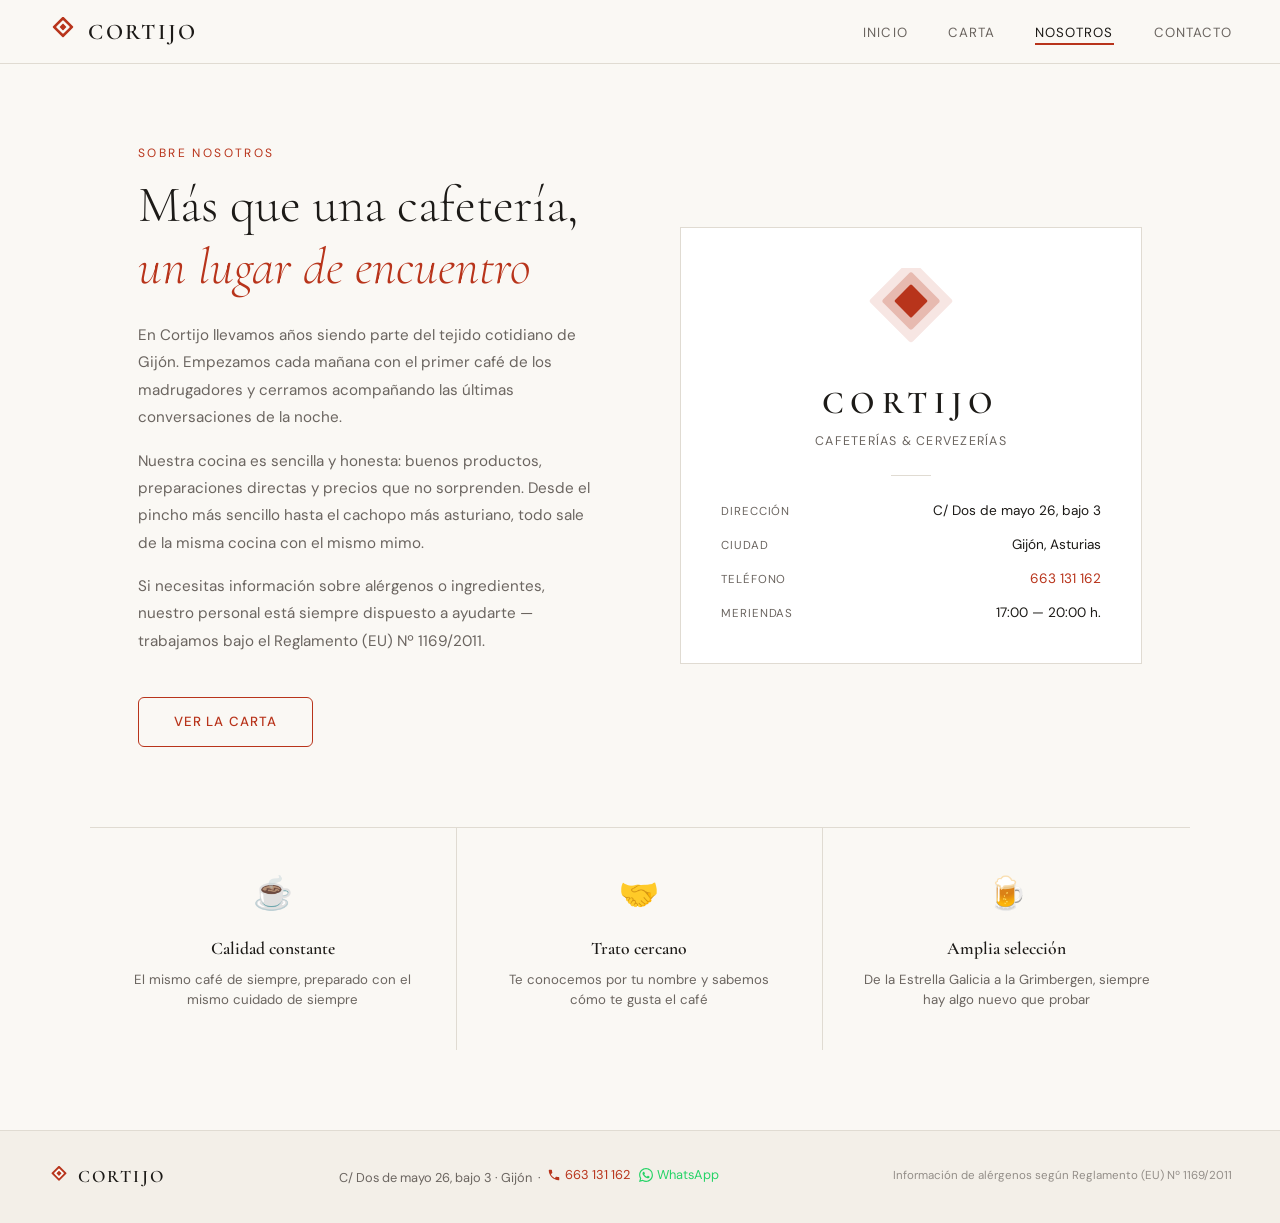
<file: nosotros.html>
<!DOCTYPE html>
<html lang="es">
<head>
  <meta charset="UTF-8" />
  <meta name="viewport" content="width=device-width, initial-scale=1.0" />
  <title>Nosotros — Cortijo Cafeterías & Cervezerías</title>
  <meta name="description" content="Conoce Cortijo, cafetería y cervecería en el corazón de Gijón. C/ Dos de mayo 26." />
  <link rel="preconnect" href="https://fonts.googleapis.com">
  <link href="https://fonts.googleapis.com/css2?family=Cormorant+Garamond:ital,wght@0,300;0,400;0,600;1,300;1,400&family=DM+Sans:wght@300;400;500&display=swap" rel="stylesheet">
  <link rel="stylesheet" href="styles.css" />
</head>
<body>

  <nav id="navbar">
    <a href="index.html" class="nav-logo">
      <svg width="30" height="30" viewBox="0 0 60 60" fill="none">
        <rect x="15" y="5" width="30" height="30" rx="2" transform="rotate(45 30 20)" fill="#b8341b"/>
        <rect x="20" y="10" width="20" height="20" rx="2" transform="rotate(45 30 20)" fill="#faf8f4"/>
        <rect x="25" y="15" width="10" height="10" rx="1" transform="rotate(45 30 20)" fill="#b8341b"/>
      </svg>
      <span class="nav-brand">CORTIJO</span>
    </a>
    <ul class="nav-links">
      <li><a href="index.html">Inicio</a></li>
      <li><a href="carta.html">Carta</a></li>
      <li><a href="nosotros.html" class="active">Nosotros</a></li>
      <li><a href="contacto.html">Contacto</a></li>
    </ul>
    <button class="hamburger" id="hamburger" aria-label="Menú">
      <span></span><span></span><span></span>
    </button>
  </nav>

  <div class="mobile-menu" id="mobileMenu">
    <ul>
      <li><a href="index.html">Inicio</a></li>
      <li><a href="carta.html">Carta</a></li>
      <li><a href="nosotros.html" class="active">Nosotros</a></li>
      <li><a href="contacto.html">Contacto</a></li>
    </ul>
  </div>

  <main>
    <div class="about-grid">
      <div class="about-text-block reveal">
        <span class="eyebrow">Sobre nosotros</span>
        <h1>Más que una cafetería,<br><em>un lugar de encuentro</em></h1>
        <p>En Cortijo llevamos años siendo parte del tejido cotidiano de Gijón. Empezamos cada mañana con el primer café de los madrugadores y cerramos acompañando las últimas conversaciones de la noche.</p>
        <p>Nuestra cocina es sencilla y honesta: buenos productos, preparaciones directas y precios que no sorprenden. Desde el pincho más sencillo hasta el cachopo más asturiano, todo sale de la misma cocina con el mismo mimo.</p>
        <p>Si necesitas información sobre alérgenos o ingredientes, nuestro personal está siempre dispuesto a ayudarte — trabajamos bajo el Reglamento (EU) Nº 1169/2011.</p>
        <br>
        <a href="carta.html" class="btn btn-outline">Ver la carta</a>
      </div>

      <div class="reveal">
        <div class="about-card">
          <svg width="90" height="90" viewBox="0 0 60 60" fill="none">
            <rect x="10" y="2" width="40" height="40" rx="2" transform="rotate(45 30 22)" fill="#b8341b" opacity="0.12"/>
            <rect x="16" y="8" width="28" height="28" rx="2" transform="rotate(45 30 22)" fill="#b8341b" opacity="0.25"/>
            <rect x="22" y="14" width="16" height="16" rx="1" transform="rotate(45 30 22)" fill="#b8341b"/>
          </svg>
          <p class="about-card-brand">CORTIJO</p>
          <p class="about-card-sub">Cafeterías &amp; Cervezerías</p>
          <div class="about-divider"></div>
          <div class="info-rows">
            <div class="info-row">
              <span class="info-label">Dirección</span>
              <span class="info-val">C/ Dos de mayo 26, bajo 3</span>
            </div>
            <div class="info-row">
              <span class="info-label">Ciudad</span>
              <span class="info-val">Gijón, Asturias</span>
            </div>
            <div class="info-row">
              <span class="info-label">Teléfono</span>
              <span class="info-val"><a href="tel:663131162">663 131 162</a></span>
            </div>
            <div class="info-row">
              <span class="info-label">Meriendas</span>
              <span class="info-val">17:00 — 20:00 h.</span>
            </div>
          </div>
        </div>
      </div>
    </div>

    <div class="values-strip">
      <div class="value-item reveal">
        <span class="value-icon">☕</span>
        <h3>Calidad constante</h3>
        <p>El mismo café de siempre, preparado con el mismo cuidado de siempre</p>
      </div>
      <div class="value-item reveal">
        <span class="value-icon">🤝</span>
        <h3>Trato cercano</h3>
        <p>Te conocemos por tu nombre y sabemos cómo te gusta el café</p>
      </div>
      <div class="value-item reveal">
        <span class="value-icon">🍺</span>
        <h3>Amplia selección</h3>
        <p>De la Estrella Galicia a la Grimbergen, siempre hay algo nuevo que probar</p>
      </div>
    </div>
  </main>

  <footer>
    <div class="footer-inner">
      <div class="footer-brand">
        <svg width="22" height="22" viewBox="0 0 60 60" fill="none">
          <rect x="15" y="5" width="30" height="30" rx="2" transform="rotate(45 30 20)" fill="#b8341b"/>
          <rect x="20" y="10" width="20" height="20" rx="2" transform="rotate(45 30 20)" fill="#faf8f4"/>
          <rect x="25" y="15" width="10" height="10" rx="1" transform="rotate(45 30 20)" fill="#b8341b"/>
        </svg>
        CORTIJO
      </div>
      <p class="footer-info">C/ Dos de mayo 26, bajo 3 · Gijón &nbsp;·&nbsp;
        <a href="tel:663131162" title="Llamar" style="display:inline-flex;align-items:center;gap:4px;color:#b8341b;">
          <svg width="14" height="14" viewBox="0 0 24 24" fill="currentColor"><path d="M6.6 10.8c1.4 2.8 3.8 5.1 6.6 6.6l2.2-2.2c.3-.3.7-.4 1-.2 1.1.4 2.3.6 3.6.6.6 0 1 .4 1 1V20c0 .6-.4 1-1 1C11 21 3 13 3 4c0-.6.4-1 1-1h3.5c.6 0 1 .4 1 1 0 1.3.2 2.5.6 3.6.1.3 0 .7-.2 1L6.6 10.8z"/></svg>
          663 131 162
        </a>
        &nbsp;
        <a href="https://wa.me/34663131162" target="_blank" title="WhatsApp" style="display:inline-flex;align-items:center;gap:4px;color:#25D366;">
          <svg width="14" height="14" viewBox="0 0 24 24" fill="currentColor"><path d="M17.472 14.382c-.297-.149-1.758-.867-2.03-.967-.273-.099-.471-.148-.67.15-.197.297-.767.966-.94 1.164-.173.199-.347.223-.644.075-.297-.15-1.255-.463-2.39-1.475-.883-.788-1.48-1.761-1.653-2.059-.173-.297-.018-.458.13-.606.134-.133.298-.347.446-.52.149-.174.198-.298.298-.497.099-.198.05-.371-.025-.52-.075-.149-.669-1.612-.916-2.207-.242-.579-.487-.5-.669-.51-.173-.008-.371-.01-.57-.01-.198 0-.52.074-.792.372-.272.297-1.04 1.016-1.04 2.479 0 1.462 1.065 2.875 1.213 3.074.149.198 2.096 3.2 5.077 4.487.709.306 1.262.489 1.694.625.712.227 1.36.195 1.871.118.571-.085 1.758-.719 2.006-1.413.248-.694.248-1.289.173-1.413-.074-.124-.272-.198-.57-.347m-5.421 7.403h-.004a9.87 9.87 0 01-5.031-1.378l-.361-.214-3.741.982.998-3.648-.235-.374a9.86 9.86 0 01-1.51-5.26c.001-5.45 4.436-9.884 9.888-9.884 2.64 0 5.122 1.03 6.988 2.898a9.825 9.825 0 012.893 6.994c-.003 5.45-4.437 9.884-9.885 9.884m8.413-18.297A11.815 11.815 0 0012.05 0C5.495 0 .16 5.335.157 11.892c0 2.096.547 4.142 1.588 5.945L.057 24l6.305-1.654a11.882 11.882 0 005.683 1.448h.005c6.554 0 11.89-5.335 11.893-11.893a11.821 11.821 0 00-3.48-8.413z"/></svg>
          WhatsApp
        </a></p>
      <p class="footer-legal">Información de alérgenos según Reglamento (EU) Nº 1169/2011</p>
    </div>
  </footer>

  <script src="nav.js"></script>
</body>
</html>
</file>
<file: styles.css>
/* ============================================
   CORTIJO — styles.css compartido
   ============================================ */
:root {
  --bg:           #faf8f4;
  --bg2:          #f3efe8;
  --text:         #1c1a17;
  --text-soft:    #6b6560;
  --accent:       #b8341b;
  --accent-hover: #d4452a;
  --border:       #e0dbd2;
  --card:         #ffffff;
  --font-display: 'Cormorant Garamond', Georgia, serif;
  --font-body:    'DM Sans', sans-serif;
  --ease:         cubic-bezier(0.25, 0.46, 0.45, 0.94);
  --radius:       6px;
}

*, *::before, *::after { box-sizing: border-box; margin: 0; padding: 0; }
html { scroll-behavior: smooth; }
body {
  font-family: var(--font-body);
  background: var(--bg);
  color: var(--text);
  font-size: 16px;
  line-height: 1.6;
  overflow-x: hidden;
}
a { color: inherit; text-decoration: none; }
img { max-width: 100%; display: block; }

/* ── NAV ── */
nav {
  position: fixed; top: 0; left: 0; right: 0; z-index: 100;
  height: 64px;
  display: flex; align-items: center; justify-content: space-between;
  padding: 0 3rem;
  background: rgba(250,248,244,0.94);
  backdrop-filter: blur(14px);
  border-bottom: 1px solid var(--border);
  transition: box-shadow 0.3s var(--ease);
}
nav.scrolled { box-shadow: 0 2px 20px rgba(0,0,0,0.07); }

.nav-logo {
  display: flex; align-items: center; gap: 10px;
  text-decoration: none;
}
.nav-brand {
  font-family: var(--font-display);
  font-size: 1.4rem; font-weight: 600; letter-spacing: 0.12em;
  color: var(--text);
}

.nav-links { display: flex; list-style: none; gap: 2.5rem; }
.nav-links a {
  font-size: 0.83rem; letter-spacing: 0.08em; text-transform: uppercase;
  color: var(--text-soft); position: relative;
  transition: color 0.25s;
}
.nav-links a::after {
  content: ''; position: absolute; bottom: -4px; left: 0;
  width: 0; height: 1.5px; background: var(--accent);
  transition: width 0.3s var(--ease);
}
.nav-links a:hover, .nav-links a.active { color: var(--text); }
.nav-links a.active::after, .nav-links a:hover::after { width: 100%; }

/* Hamburger */
.hamburger {
  display: none; flex-direction: column; gap: 5px;
  background: none; border: none; cursor: pointer; padding: 4px;
}
.hamburger span {
  display: block; width: 24px; height: 1.5px;
  background: var(--text); transition: all 0.3s var(--ease);
}
.hamburger.open span:nth-child(1) { transform: rotate(45deg) translate(4.5px,4.5px); }
.hamburger.open span:nth-child(2) { opacity: 0; }
.hamburger.open span:nth-child(3) { transform: rotate(-45deg) translate(4.5px,-4.5px); }

/* Mobile drawer */
.mobile-menu {
  position: fixed; top: 64px; right: -100%; z-index: 99;
  width: 240px; height: calc(100vh - 64px);
  background: var(--card); border-left: 1px solid var(--border);
  padding: 2rem 1.5rem;
  transition: right 0.35s var(--ease);
}
.mobile-menu.open { right: 0; }
.mobile-menu ul { list-style: none; display: flex; flex-direction: column; gap: 1.5rem; }
.mobile-menu a {
  font-family: var(--font-display); font-size: 1.3rem;
  color: var(--text); display: block;
  transition: color 0.2s;
}
.mobile-menu a:hover, .mobile-menu a.active { color: var(--accent); }

/* ── PAGE WRAPPER ── */
main { padding-top: 64px; }

/* ── REVEAL ANIMATION ── */
.reveal {
  opacity: 0; transform: translateY(22px);
  transition: opacity 0.65s var(--ease), transform 0.65s var(--ease);
}
.reveal.visible { opacity: 1; transform: translateY(0); }

/* ── BUTTONS ── */
.btn {
  display: inline-block;
  padding: 0.85rem 2.2rem;
  background: var(--accent); color: white;
  font-size: 0.83rem; font-weight: 500; letter-spacing: 0.08em;
  text-transform: uppercase; border-radius: var(--radius);
  border: none; cursor: pointer;
  transition: background 0.25s, transform 0.25s, box-shadow 0.25s;
}
.btn:hover {
  background: var(--accent-hover);
  transform: translateY(-2px);
  box-shadow: 0 8px 24px rgba(184,52,27,0.25);
}
.btn-outline {
  background: transparent;
  border: 1.5px solid var(--accent);
  color: var(--accent);
}
.btn-outline:hover {
  background: var(--accent); color: white;
}

/* ── SECTION EYEBROW ── */
.eyebrow {
  font-size: 0.75rem; letter-spacing: 0.2em;
  text-transform: uppercase; color: var(--accent);
  display: block; margin-bottom: 0.75rem;
}

/* ── FOOTER ── */
footer {
  border-top: 1px solid var(--border);
  background: var(--bg2);
  padding: 2rem 3rem;
}
.footer-inner {
  max-width: 1200px; margin: 0 auto;
  display: flex; align-items: center; justify-content: space-between;
  flex-wrap: wrap; gap: 1rem;
}
.footer-brand {
  display: flex; align-items: center; gap: 8px;
  font-family: var(--font-display); font-size: 1.1rem;
  font-weight: 600; letter-spacing: 0.12em;
}
.footer-info { font-size: 0.8rem; color: var(--text-soft); }
.footer-info a { color: var(--accent); }
.footer-info a:hover { opacity: 0.7; }
.footer-legal { font-size: 0.72rem; color: var(--text-soft); opacity: 0.7; }

/* ── RESPONSIVE ── */
@media (max-width: 900px) {
  nav { padding: 0 1.5rem; }
  .nav-links { display: none; }
  .hamburger { display: flex; }
  footer { padding: 1.5rem; }
  .footer-inner { flex-direction: column; text-align: center; }
}

/* ============================================
   INDEX — HERO
   ============================================ */
.hero {
  min-height: calc(100vh - 64px);
  display: grid; grid-template-columns: 1fr 1fr;
  align-items: center; gap: 4rem;
  padding: 5rem 3rem 3rem;
  max-width: 1200px; margin: 0 auto;
}
.hero-sub {
  font-size: 0.78rem; letter-spacing: 0.2em;
  text-transform: uppercase; color: var(--accent);
  margin-bottom: 1.25rem;
}
.hero-title {
  font-family: var(--font-display);
  font-size: clamp(3rem, 6vw, 5.5rem);
  font-weight: 300; line-height: 1.08;
  margin-bottom: 1.25rem;
}
.hero-title span { display: block; }
.hero-title em { display: block; font-style: italic; color: var(--accent); }
.hero-desc {
  font-size: 1.02rem; color: var(--text-soft);
  max-width: 400px; margin-bottom: 2.5rem;
}
.hero-visual {
  display: flex; align-items: center; justify-content: center;
}
.hero-card {
  width: 280px; height: 360px;
  background: var(--card); border: 1px solid var(--border);
  display: flex; align-items: center; justify-content: center;
  position: relative;
  transition: transform 0.5s var(--ease), box-shadow 0.5s var(--ease);
}
.hero-card::before {
  content: ''; position: absolute; inset: -8px;
  border: 1px solid var(--border); opacity: 0.5;
}
.hero-card:hover {
  transform: translateY(-6px) rotate(1deg);
  box-shadow: 0 20px 60px rgba(0,0,0,0.1);
}
.hero-card-inner { text-align: center; }
.hero-card-name {
  font-family: var(--font-display); font-size: 1.8rem;
  font-weight: 600; letter-spacing: 0.2em; margin-top: 1rem;
}
.hero-card-sub {
  font-size: 0.72rem; color: var(--text-soft);
  letter-spacing: 0.12em; text-transform: uppercase; margin-top: 0.2rem;
}

/* Highlights strip */
.highlights {
  display: grid; grid-template-columns: repeat(4,1fr);
  border-top: 1px solid var(--border);
}
.highlight {
  padding: 2.5rem 2rem;
  border-right: 1px solid var(--border);
  transition: background 0.25s;
}
.highlight:last-child { border-right: none; }
.highlight:hover { background: var(--bg2); }
.highlight-num {
  font-family: var(--font-display); font-size: 2.5rem;
  font-weight: 300; color: var(--accent); opacity: 0.35;
  display: block; margin-bottom: 0.6rem;
}
.highlight h3 {
  font-family: var(--font-display); font-size: 1.1rem;
  font-weight: 600; margin-bottom: 0.4rem;
}
.highlight p { font-size: 0.83rem; color: var(--text-soft); line-height: 1.5; }

/* Allergen strip */
.allergen-strip {
  background: var(--bg2); border-top: 1px solid var(--border);
  padding: 2rem 3rem; text-align: center;
}
.allergen-strip p { font-size: 0.78rem; color: var(--text-soft); text-transform: uppercase; letter-spacing: 0.1em; margin-bottom: 1.25rem; }
.allergen-icons { display: flex; flex-wrap: wrap; justify-content: center; gap: 1.5rem; margin-bottom: 1rem; }
.allerg { display: flex; flex-direction: column; align-items: center; gap: 0.3rem; }
.allerg span { font-size: 1.4rem; }
.allerg small { font-size: 0.62rem; color: var(--text-soft); text-transform: uppercase; letter-spacing: 0.05em; }
.allergen-note { font-size: 0.78rem; color: var(--text-soft); font-style: italic; }

@media (max-width: 900px) {
  .hero { grid-template-columns: 1fr; padding: 3rem 1.5rem; gap: 2rem; }
  .hero-visual { display: none; }
  .highlights { grid-template-columns: repeat(2,1fr); }
  .highlight:nth-child(2) { border-right: none; }
  .highlight:nth-child(3) { border-right: 1px solid var(--border); }
  .allergen-strip { padding: 1.5rem; }
}
@media (max-width: 560px) {
  .highlights { grid-template-columns: 1fr; }
  .highlight { border-right: none; border-bottom: 1px solid var(--border); }
  .highlight:last-child { border-bottom: none; }
}

/* ============================================
   CARTA
   ============================================ */
.carta-hero {
  text-align: center; padding: 3.5rem 2rem 2rem;
  border-bottom: 1px solid var(--border);
  background: linear-gradient(160deg, var(--bg) 60%, #f5ede0 100%);
}
.carta-hero h1 {
  font-family: var(--font-display);
  font-size: clamp(2.5rem, 5vw, 4rem); font-weight: 300;
  margin-bottom: 0.4rem;
}
.carta-hero p { font-size: 0.8rem; color: var(--text-soft); letter-spacing: 0.12em; text-transform: uppercase; }

.cat-grid {
  display: grid;
  grid-template-columns: repeat(auto-fill, minmax(95px,1fr));
  gap: 0.65rem; padding: 1.5rem 2rem;
  max-width: 1000px; margin: 0 auto;
  position: sticky; top: 64px; z-index: 50;
  background: var(--bg); border-bottom: 1px solid var(--border);
}
.cat-card {
  display: flex; flex-direction: column;
  align-items: center; justify-content: center;
  gap: 0.4rem; padding: 0.9rem 0.5rem;
  background: var(--cl, #f5e6d3);
  border: 2px solid transparent; border-radius: 10px;
  cursor: pointer; font-family: var(--font-body);
  transition: transform 0.2s, box-shadow 0.2s, border-color 0.15s;
}
.cat-card:hover { transform: translateY(-3px); box-shadow: 0 6px 18px rgba(0,0,0,0.09); }
.cat-card.active {
  border-color: var(--cc,#7B4F2E);
  box-shadow: 0 3px 12px rgba(0,0,0,0.1);
  transform: translateY(-2px);
}
.cat-emoji { font-size: 1.5rem; line-height: 1; }
.cat-label { font-size: 0.68rem; font-weight: 500; letter-spacing: 0.03em; text-align: center; color: var(--cc,#7B4F2E); line-height: 1.2; }

.menu-wrap { max-width: 820px; margin: 0 auto; padding: 0 2rem 5rem; }
.menu-grid { display: none; }

.menu-panel-header {
  display: flex; align-items: center; gap: 0.75rem;
  padding: 2rem 0 1rem;
  border-bottom: 3px solid var(--panel-color, var(--accent));
  margin-bottom: 0.25rem;
}
.menu-panel-emoji { font-size: 2rem; }
.menu-panel-title {
  font-family: var(--font-display); font-size: 1.9rem;
  font-weight: 300; color: var(--panel-color, var(--accent));
}

.menu-item {
  display: flex; align-items: baseline;
  justify-content: space-between; gap: 1rem;
  padding: 0.9rem 0.7rem; border-bottom: 1px solid var(--border);
  border-radius: 4px; transition: background 0.15s;
}
.menu-item:last-child { border-bottom: none; }
.menu-item:hover { background: #f7f3ee; }
.menu-item.featured {
  background: linear-gradient(90deg,rgba(184,52,27,0.05) 0%,transparent 80%);
  border-left: 3px solid var(--panel-color, var(--accent));
  padding-left: 1rem;
}
.menu-item.featured .item-name { font-weight: 500; }
.item-name { font-size: 0.94rem; flex: 1; line-height: 1.4; }
.item-price {
  font-family: var(--font-display); font-size: 1.1rem;
  font-weight: 600; color: var(--panel-color, var(--accent)); white-space: nowrap;
}
.allerg-tag { font-style: normal; font-size: 0.72rem; opacity: 0.6; margin-left: 3px; }
.section-header { justify-content: flex-start; border-bottom: none; background: none !important; padding-top: 1.75rem; }
.section-header span {
  font-family: var(--font-display); font-size: 1.2rem;
  font-style: italic; color: var(--text-soft);
  border-bottom: 1px solid var(--border);
  display: block; width: 100%; padding-bottom: 0.3rem;
}
.note-item .item-name { font-size: 0.82rem; color: var(--text-soft); }
.menu-note {
  font-size: 0.8rem; color: var(--panel-color, var(--accent));
  text-align: center; padding: 0.75rem 1rem;
  border: 1px dashed rgba(0,0,0,0.15); border-radius: var(--radius);
  margin-bottom: 0.6rem; background: rgba(255,255,255,0.6);
}
.wine-item { align-items: center; }
.wine-prices { display: flex; gap: 1.25rem; white-space: nowrap; }
.wine-prices span { font-family: var(--font-display); font-weight: 600; color: var(--panel-color, var(--accent)); font-size: 0.95rem; }
.wine-prices small { font-family: var(--font-body); font-size: 0.65rem; color: var(--text-soft); font-weight: 300; display: block; }

@media (max-width: 600px) {
  .cat-grid { grid-template-columns: repeat(auto-fill,minmax(78px,1fr)); padding: 1rem; }
  .menu-wrap { padding: 0 1rem 4rem; }
  .wine-prices { flex-direction: column; gap: 0.1rem; }
}

/* ============================================
   NOSOTROS
   ============================================ */
.about-grid {
  display: grid; grid-template-columns: 1fr 1fr;
  gap: 5rem; max-width: 1100px; margin: 0 auto;
  padding: 5rem 3rem; align-items: center;
}
.about-text-block h1 {
  font-family: var(--font-display);
  font-size: clamp(2rem,4vw,3.2rem); font-weight: 300;
  line-height: 1.2; margin-bottom: 1.5rem;
}
.about-text-block h1 em { font-style: italic; color: var(--accent); }
.about-text-block p { font-size: 0.95rem; color: var(--text-soft); margin-bottom: 1rem; line-height: 1.8; }

.about-card {
  background: var(--card); border: 1px solid var(--border);
  padding: 2.5rem; text-align: center;
}
.about-card-brand { font-family: var(--font-display); font-size: 2rem; font-weight: 600; letter-spacing: 0.2em; margin-top: 0.75rem; }
.about-card-sub { font-size: 0.78rem; color: var(--text-soft); letter-spacing: 0.1em; text-transform: uppercase; margin-top: 0.2rem; }
.about-divider { width: 40px; height: 1px; background: var(--border); margin: 1.5rem auto; }
.info-rows { display: flex; flex-direction: column; gap: 0.75rem; text-align: left; }
.info-row { display: flex; justify-content: space-between; align-items: baseline; font-size: 0.85rem; gap: 1rem; }
.info-label { font-size: 0.72rem; text-transform: uppercase; letter-spacing: 0.08em; color: var(--text-soft); white-space: nowrap; }
.info-val { text-align: right; }
.info-val a { color: var(--accent); }

.values-strip {
  display: grid; grid-template-columns: repeat(3,1fr);
  border-top: 1px solid var(--border);
  max-width: 1100px; margin: 0 auto 5rem;
}
.value-item {
  padding: 2.5rem; border-right: 1px solid var(--border);
  text-align: center; transition: background 0.25s;
}
.value-item:last-child { border-right: none; }
.value-item:hover { background: var(--bg2); }
.value-icon { font-size: 2rem; display: block; margin-bottom: 1rem; }
.value-item h3 { font-family: var(--font-display); font-size: 1.1rem; font-weight: 600; margin-bottom: 0.4rem; }
.value-item p { font-size: 0.83rem; color: var(--text-soft); line-height: 1.5; }

@media (max-width: 900px) {
  .about-grid { grid-template-columns: 1fr; gap: 3rem; padding: 3rem 1.5rem; }
  .values-strip { grid-template-columns: 1fr; }
  .value-item { border-right: none; border-bottom: 1px solid var(--border); }
  .value-item:last-child { border-bottom: none; }
}

/* ============================================
   CONTACTO
   ============================================ */
.contact-grid {
  display: grid; grid-template-columns: 1fr 1fr;
  gap: 5rem; max-width: 1000px; margin: 0 auto;
  padding: 5rem 3rem; align-items: start;
}
.contact-info-block h1 {
  font-family: var(--font-display);
  font-size: clamp(2rem,4vw,3rem); font-weight: 300;
  line-height: 1.2; margin-bottom: 2rem;
}
.contact-info-block h1 em { font-style: italic; color: var(--accent); }
.contact-items { display: flex; flex-direction: column; gap: 1.5rem; }
.contact-item { display: flex; gap: 1rem; align-items: flex-start; }
.contact-icon { font-size: 1.2rem; margin-top: 0.1rem; }
.contact-item strong { display: block; font-size: 0.72rem; text-transform: uppercase; letter-spacing: 0.1em; color: var(--text-soft); margin-bottom: 0.25rem; }
.contact-item p { font-size: 0.94rem; line-height: 1.5; }
.contact-item a { color: var(--accent); }
.contact-item a:hover { opacity: 0.7; }

.contact-form { display: flex; flex-direction: column; gap: 1.2rem; }
.form-group { display: flex; flex-direction: column; gap: 0.4rem; }
.form-group label { font-size: 0.72rem; text-transform: uppercase; letter-spacing: 0.1em; color: var(--text-soft); }
.form-group input,
.form-group textarea {
  font-family: var(--font-body); font-size: 0.95rem;
  color: var(--text); background: var(--card);
  border: 1px solid var(--border); border-radius: var(--radius);
  padding: 0.75rem 1rem; outline: none; resize: vertical;
  transition: border-color 0.25s;
}
.form-group input:focus, .form-group textarea:focus { border-color: var(--accent); }
.form-group input::placeholder, .form-group textarea::placeholder { color: #bbb; }
.form-success {
  display: none; font-size: 0.88rem; color: #2d7d46;
  background: rgba(45,125,70,0.08);
  border: 1px solid rgba(45,125,70,0.2);
  padding: 0.75rem 1rem; border-radius: var(--radius);
}
.form-success.show { display: block; }

@media (max-width: 900px) {
  .contact-grid { grid-template-columns: 1fr; gap: 3rem; padding: 3rem 1.5rem; }
}

/* ── Subsecciones dentro de Desayunos ── */
.subsection-block {
  margin: 1.5rem 0 0.25rem;
  padding: 0.6rem 1rem;
  border-radius: 8px;
  display: flex;
  align-items: center;
  gap: 0.6rem;
}
.subsection-block .sub-emoji { font-size: 1.3rem; }
.subsection-block .sub-title {
  font-family: var(--font-display);
  font-size: 1.15rem;
  font-weight: 600;
  letter-spacing: 0.04em;
}

/* Colores por subsección */
.subsection-block.sub-desayunos { background: #FEE8C0; }
.subsection-block.sub-desayunos .sub-title { color: #D4760A; }

.subsection-block.sub-bolleria { background: #F5E6D3; }
.subsection-block.sub-bolleria .sub-title { color: #7B4F2E; }

.subsection-block.sub-pinchos { background: #FDEBD0; }
.subsection-block.sub-pinchos .sub-title { color: #C45C1A; }

.subsection-block.sub-bocadillos { background: #F9E4CE; }
.subsection-block.sub-bocadillos .sub-title { color: #A0522D; }

.subsection-block.sub-sandwiches { background: #FEF3D0; }
.subsection-block.sub-sandwiches .sub-title { color: #C8860A; }

.subsection-block.sub-llevar { background: #E6F0DA; }
.subsection-block.sub-llevar .sub-title { color: #5D7A3E; }
</file>
